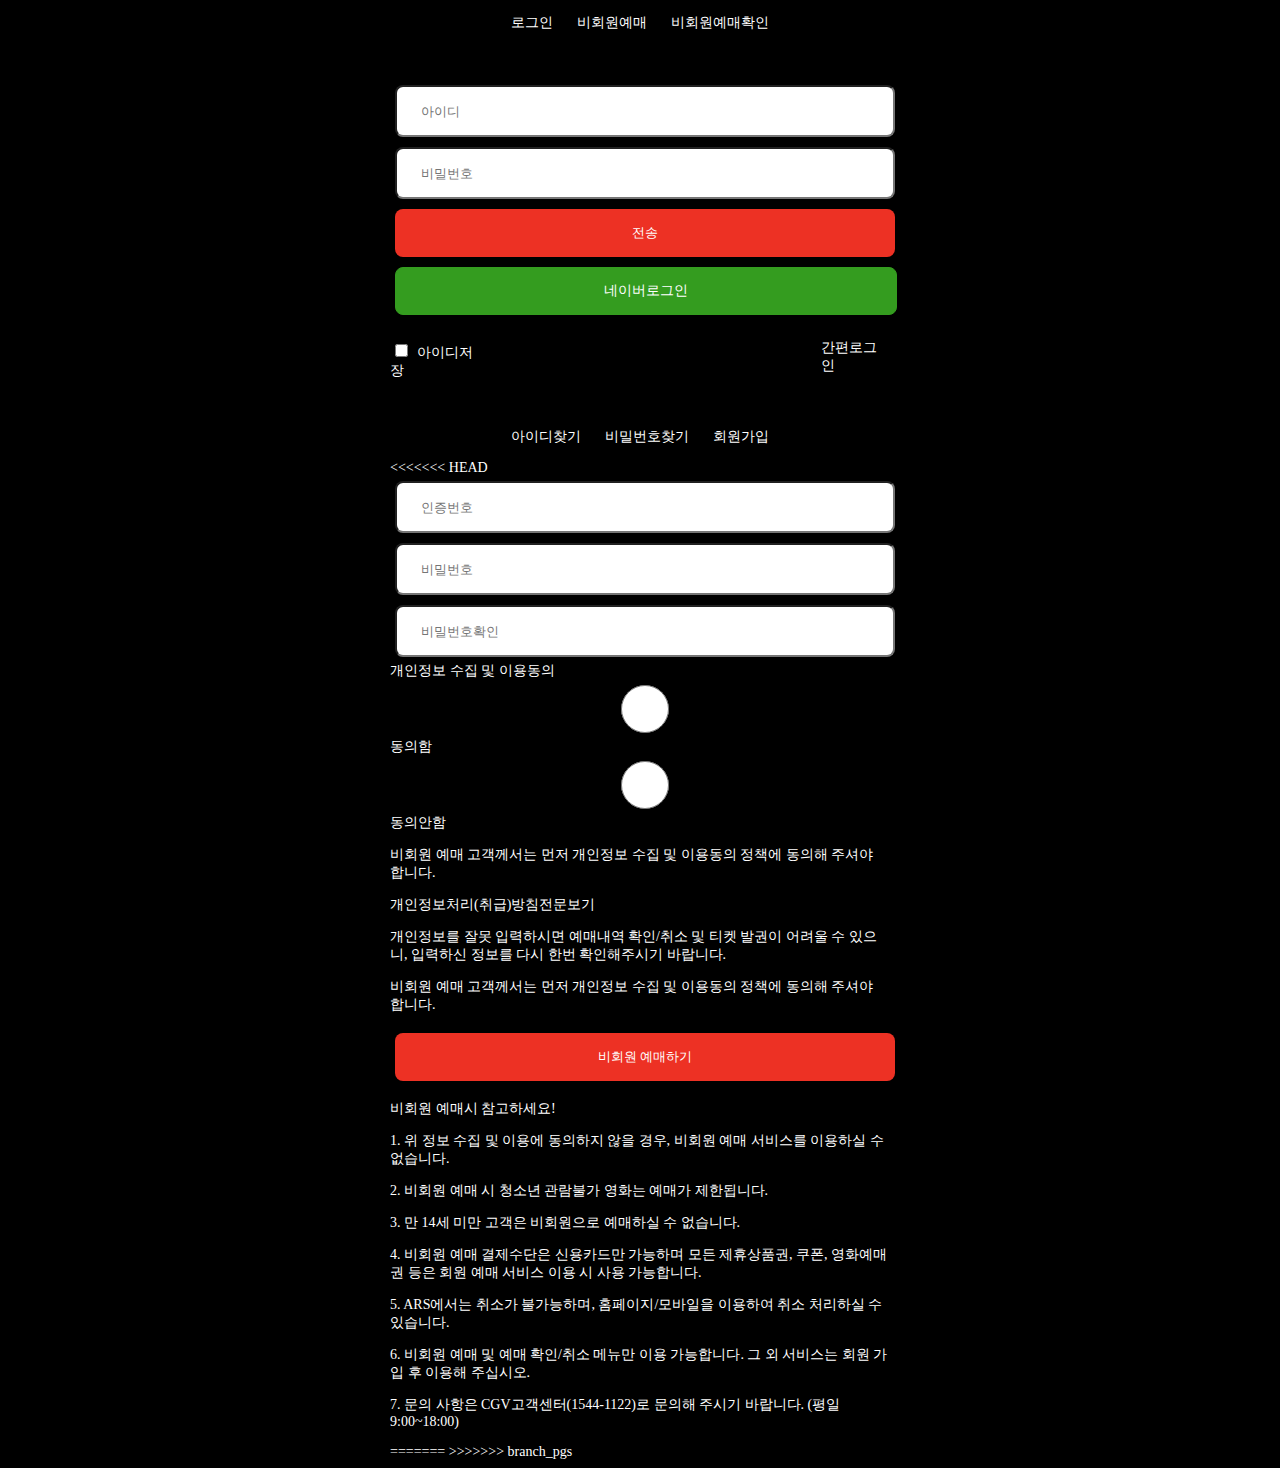
<file: login.html>
<!DOCTYPE html>
<html lang="en">
<head>
    <meta charset="UTF-8">
    <meta name="viewport" content="width=device-width, initial-scale=1.0">
    <title>Document</title>
    <style>
        body{
            background: #000;
            color:#fff;
            font-size:14px;
        }
        .one{
            width:500px;
            margin:0 auto;
        }
        li{
            list-style:none;
        }
        a{
            text-decoration:none;
            color:#fff;
        }
        .login{
            display:flex;
            gap:24px;
            padding:0;
            margin-bottom:48px;
            width:100%;
            justify-content: center;
        }
        input{
            width:500px;
            height:48px;
            border-radius:8px;
            margin:5px;
            padding:24px;
            box-sizing:border-box;
        }
        #checkbox{
            width:13px;
            height:13px;
        }
        .naver{
            display:block;
            width:500px;
            height:46px;
            background-color:#349C1F;
            border:1px #349C1F solid;
            border-radius: 8px;
            text-align: center;
            line-height: 46px;
            margin-left:5px;
            margin-top:5px;
            margin-bottom:24px;
        }
        .box{
            display:flex;
            gap:335px;
            margin-bottom:48px;
            width:100%;
        }
        .consent{
            width:13px;
            height:13px;
        }
        input[type="submit"]{
            line-height: 24px;
            vertical-align: center;
            background: #ED3124;
            border:#ED3124;
            color:#fff;
            padding:0;
        }
        .Search{
            display:flex;
            gap:24px;
            width:100%;
            justify-content: center;
            padding:0;
        }
    </style>
</head>
<body>
    <div class="one">
        <div class="tabs">
            <ul class="login">
                <li><a href="#tab1">로그인</a></li>
                <li><a href="#tab2">비회원예매</a></li>
                <li><a href="#tab3">비회원예매확인</a></li>
            </ul>
        </div>
        <div id="tab1">
            <form action="" method="POST">
                <div>
                    <label for="userid"></label>
                    <input type="text" name="userid" id="userid" placeholder="아이디" required>
                </div>
                <div>
                    <label for="password"></label>
                    <input type="password" name="password" id="password" placeholder="비밀번호" required>
                </div>
                <div>
                    <input type="submit" value="전송" class="submit">
                </div>
                <a href="#" class="naver">네이버로그인</a>
            </form>
            <div class="box">
                <div>
                    <input type="checkbox" id="checkbox">
                    <label for="checkbox">아이디저장</label>
                </div>
                <a href="#">간편로그인</a>
            </div>
            <div>
                <ul class="Search">
                    <li><a href="#">아이디찾기</a></li>
                    <li><a href="#">비밀번호찾기</a></li>
                    <li><a href="#">회원가입</a></li>
                </ul>
            </div>
<<<<<<< HEAD
            <div>
                <label for="number"></label>
                <input type="number" name="number" id="number" placeholder="인증번호" required>
            </div>
            <div>
                <label for="password"></label>
                <input type="password" name="password" id="password" placeholder="비밀번호" required>
            </div>
            <div>
                <label for="password"></label>
                <input type="password" name="password" id="password" placeholder="비밀번호확인" required>
            </div>
            <div>
                <label for="">개인정보 수집 및 이용동의</label>
                <input type="radio" name="x">동의함
                <input type="radio" name="x">동의안함
            </div>
            <div>
                <p>비회원 예매 고객께서는 먼저 개인정보 수집 및 이용동의 정책에 동의해 주셔야 합니다.</p>
                <a href="">개인정보처리(취급)방침전문보기</a>
                <p>개인정보를 잘못 입력하시면 예매내역 확인/취소 및 티켓 발권이 어려울 수 있으니, 입력하신 정보를 다시 한번 확인해주시기 바랍니다.</p>
                <p>비회원 예매 고객께서는 먼저 개인정보 수집 및 이용동의 정책에 동의해 주셔야 합니다.</p>
            </div>
            <div>
                <input type="submit" value="비회원 예매하기">
            </div>
        </form>
        <div>
            <p>비회원 예매시 참고하세요!</p>
            <p>1. 위 정보 수집 및 이용에 동의하지 않을 경우, 비회원 예매 서비스를 이용하실 수 없습니다.</p>
            <p>2. 비회원 예매 시 청소년 관람불가 영화는 예매가 제한됩니다.</p>
            <p>3. 만 14세 미만 고객은 비회원으로 예매하실 수 없습니다.</p>
            <p>4. 비회원 예매 결제수단은 신용카드만 가능하며 모든 제휴상품권, 쿠폰, 영화예매권 등은 회원 예매 서비스 이용 시 사용 가능합니다.</p>
            <p>5. ARS에서는 취소가 불가능하며, 홈페이지/모바일을 이용하여 취소 처리하실 수 있습니다.</p>
            <p>6. 비회원 예매 및 예매 확인/취소 메뉴만 이용 가능합니다. 그 외 서비스는  회원 가입 후 이용해 주십시오.</p>
            <p>7. 문의 사항은 CGV고객센터(1544-1122)로 문의해 주시기 바랍니다. (평일 9:00~18:00)</p>
=======
>>>>>>> branch_pgs
        </div>
        <div id="tab2">
            <form action="" method="POST">
                <div>
                    <label for="userid"></label>
                    <input type="text" name="userid" id="userid" placeholder="생년월일(250617)" required>
                </div>
                <div>
                    <label for="tel"></label>
                    <input type="tel" name="tel" id="tel" placeholder="휴대폰번호(01012345678)" required>
                </div>
                <div>
                    <label for="number"></label>
                    <input type="number" name="number" id="number" placeholder="인증번호" required>
                </div>
                <div>
                    <label for="password"></label>
                    <input type="password" name="password" id="password" placeholder="비밀번호" required>
                </div>
                <div>
                    <label for="password"></label>
                    <input type="password" name="password" id="password" placeholder="비밀번호확인" required>
                </div>
                <div>
                    <label for="">개인정보 수집 및 이용동의</label>
                    <input type="radio" name="consent" class="consent">동의함
                    <input type="radio" name="consent" class="consent">동의안함
                </div>
                <div>
                    <p>비회원 예매 고객께서는 먼저 개인정보 수집 및 이용동의 정책에 동의해 주셔야 합니다.</p>
                    <a href="">개인정보처리(취급)방침전문보기</a>
                    <p>개인정보를 잘못 입력하시면 예매내역 확인/취소 및 티켓 발권이 어려울 수 있으니, 입력하신 정보를 다시 한번 확인해주시기 바랍니다.</p>
                    <p>비회원 예매 고객께서는 먼저 개인정보 수집 및 이용동의 정책에 동의해 주셔야 합니다.</p>
                </div>
                <div>
                    <input type="submit" value="비회원 예매하기">
                </div>
            </form>
            <div>
                <p>비회원 예매시 참고하세요!</p>
                <p>1. 위 정보 수집 및 이용에 동의하지 않을 경우, 비회원 예매 서비스를 이용하실 수 없습니다.</p>
                <p>2. 비회원 예매 시 청소년 관람불가 영화는 예매가 제한됩니다.</p>
                <p>3. 만 14세 미만 고객은 비회원으로 예매하실 수 없습니다.</p>
                <p>4. 비회원 예매 결제수단은 신용카드만 가능하며 모든 제휴상품권, 쿠폰, 영화예매권 등은 회원 예매 서비스 이용 시 사용 가능합니다.</p>
                <p>5. ARS에서는 취소가 불가능하며, 홈페이지/모바일을 이용하여 취소 처리하실 수 있습니다.</p>
                <p>6. 비회원 예매 및 예매 확인/취소 메뉴만 이용 가능합니다. 그 외 서비스는  회원 가입 후 이용해 주십시오.</p>
                <p>7. 문의 사항은 CGV고객센터(1544-1122)로 문의해 주시기 바랍니다. (평일 9:00~18:00)</p>
            </div>
        </div>
        <div id="tab3">
                    <form action="" method="POST">
                <div>
                    <label for="userid"></label>
                    <input type="text" name="userid" id="userid" placeholder="생년월일(250617)" required>
                </div>
                <div>
                    <label for="tel"></label>
                    <input type="tel" name="tel" id="tel" placeholder="휴대폰번호(01012345678)" required>
                </div>
                <div>
                    <label for="number"></label>
                    <input type="number" name="number" id="number" placeholder="인증번호" required>
                </div>
                <div>
                    <label for="password"></label>
                    <input type="password" name="password" id="password" placeholder="비밀번호" required>
                </div>
                <div>
                    <p>비회원 예매 시, 입력한 휴대폰 번호로 SMS인증을 하면 비회원 예매 비밀번호를 찾으실 수 있습니다.</p>
                </div>
                <div>
                    <input type="submit" value="비회원 예매하기">
                </div>
                <a href="#">휴대폰 SMS인증으로 찾기</a>
            </form>
            <div>
                <p>비회원 예매시 참고하세요!</p>
                <p>1. 위 정보 수집 및 이용에 동의하지 않을 경우, 비회원 예매 서비스를 이용하실 수 없습니다.</p>
                <p>2. 비회원 예매 시 청소년 관람불가 영화는 예매가 제한됩니다.</p>
                <p>3. 만 14세 미만 고객은 비회원으로 예매하실 수 없습니다.</p>
                <p>4. 비회원 예매 결제수단은 신용카드만 가능하며 모든 제휴상품권, 쿠폰, 영화예매권 등은 회원 예매 서비스 이용 시 사용 가능합니다.</p>
                <p>5. ARS에서는 취소가 불가능하며, 홈페이지/모바일을 이용하여 취소 처리하실 수 있습니다.</p>
                <p>6. 비회원 예매 및 예매 확인/취소 메뉴만 이용 가능합니다. 그 외 서비스는  회원 가입 후 이용해 주십시오.</p>
                <p>7. 문의 사항은 CGV고객센터(1544-1122)로 문의해 주시기 바랍니다. (평일 9:00~18:00)</p>
            </div>
        </div>
    </div>
    <script>
        const tabs = document.querySelectorAll('ul li a');
        const contents = document.querySelectorAll('div[id^="tab"]');

        tabs.forEach(tab => {
            tab.addEventListener('click', function(e) {
            e.preventDefault();  // 새로고침/페이지 이동 막기

            contents.forEach(content => content.style.display = 'none');

            const targetId = this.getAttribute('href').substring(1); // # 제거
            const target = document.getElementById(targetId);
            if (target) target.style.display = 'block';
            });
        });

        // 초기 탭 설정 (첫 번째 탭만 보이게)
        contents.forEach((content, i) => content.style.display = i === 0 ? 'block' : 'none');
</script>
</body>
</html>
</file>
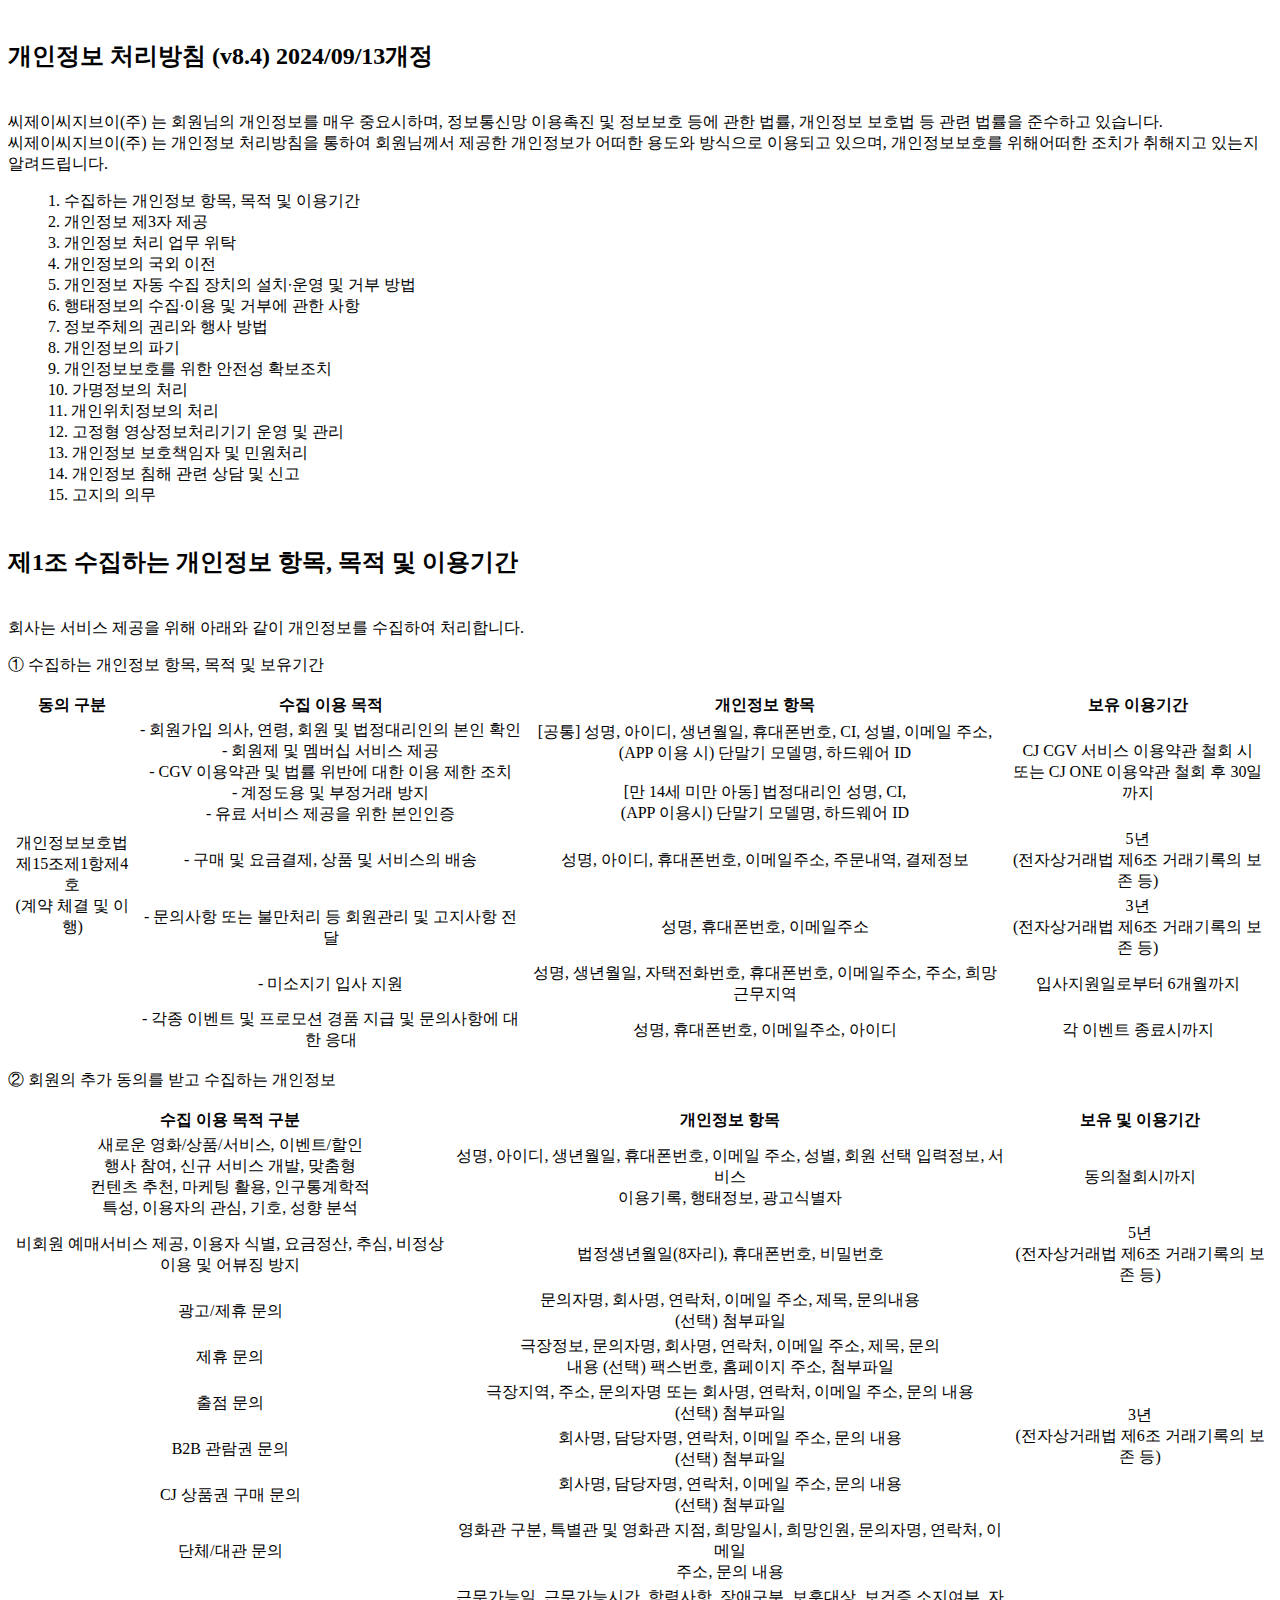
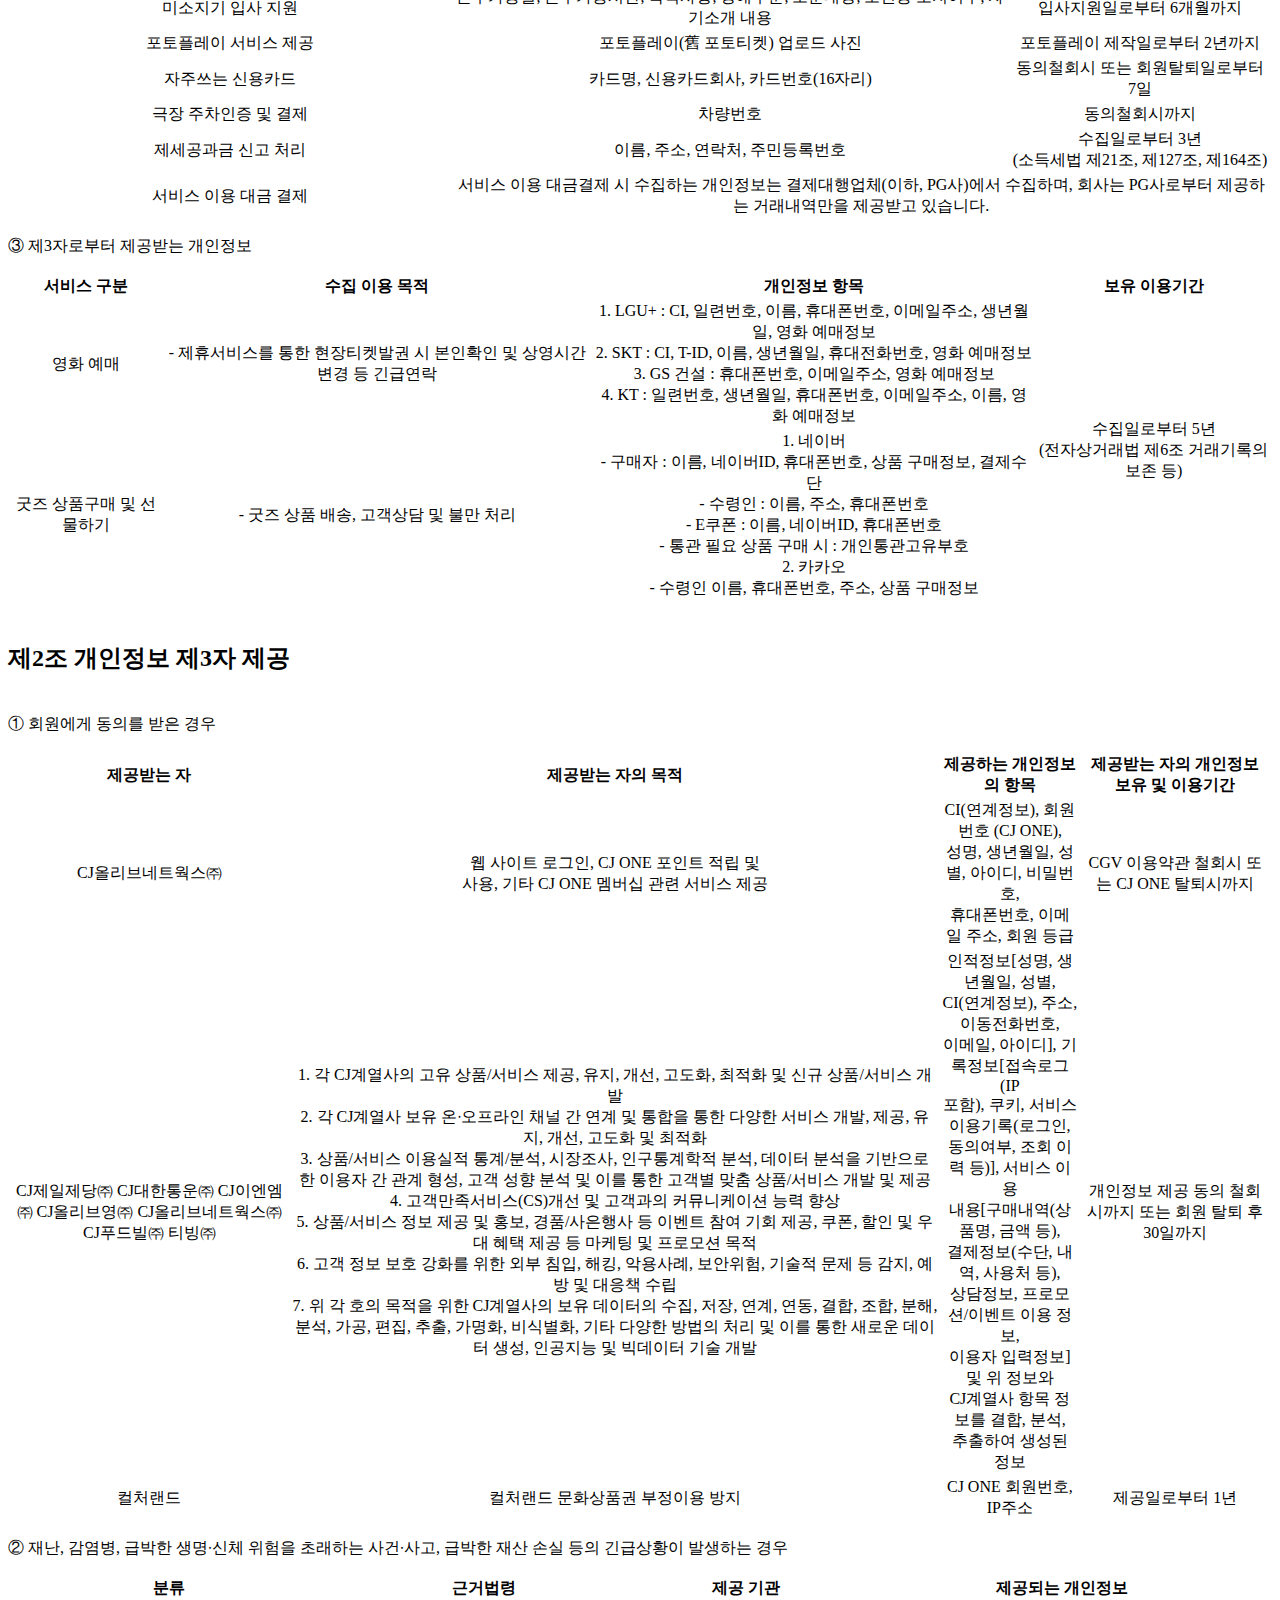
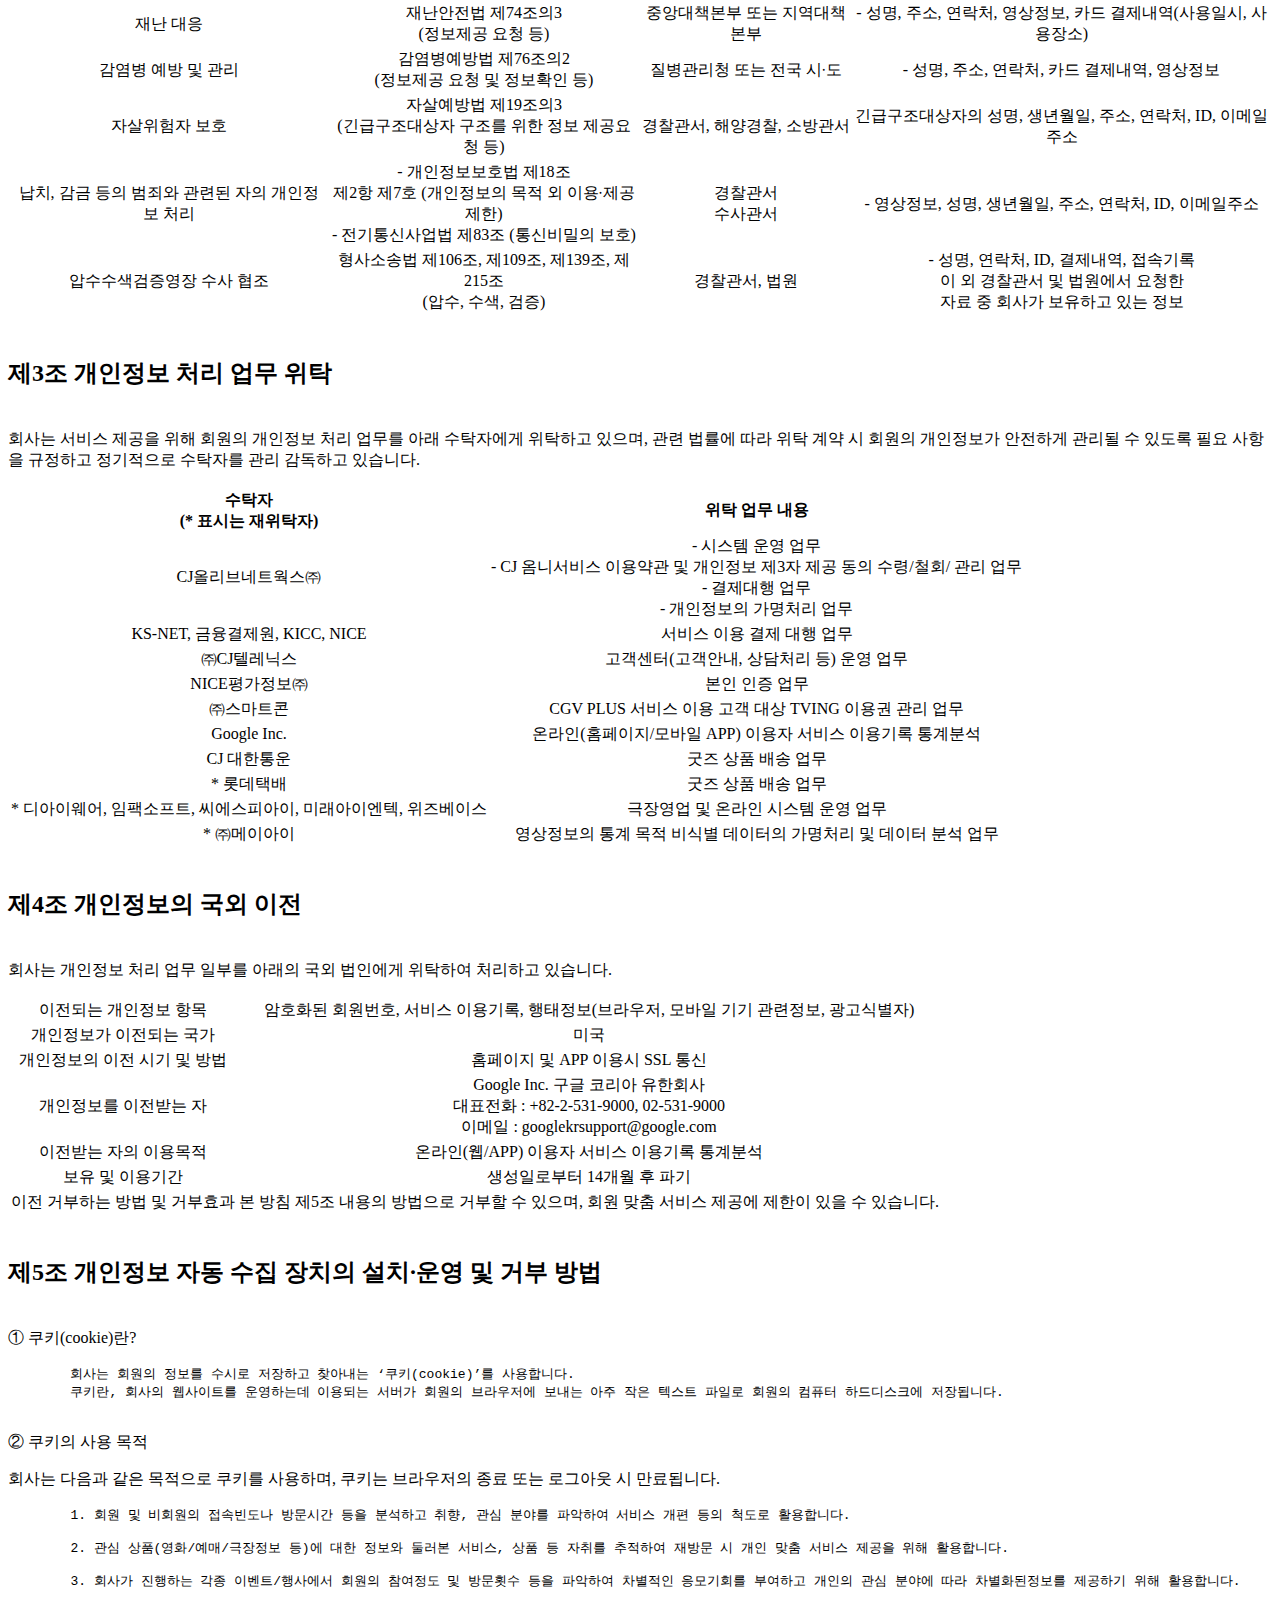
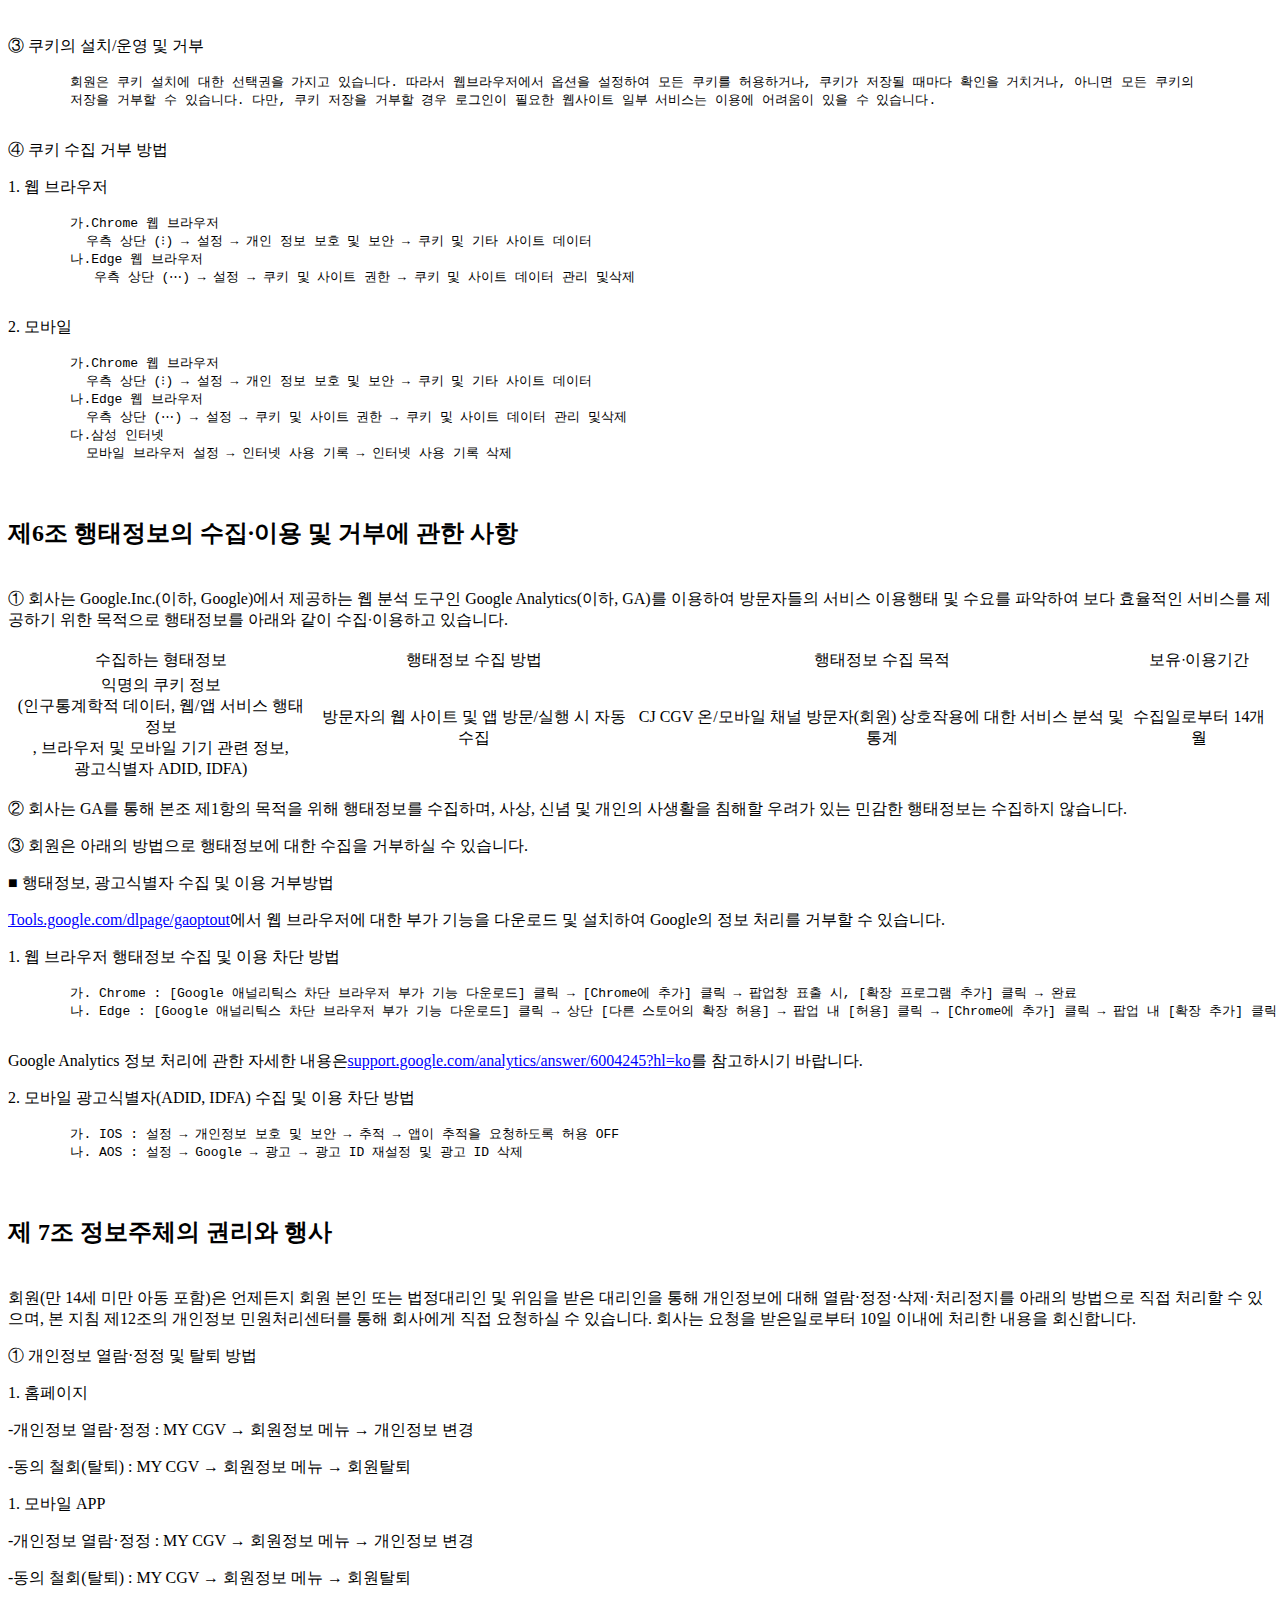
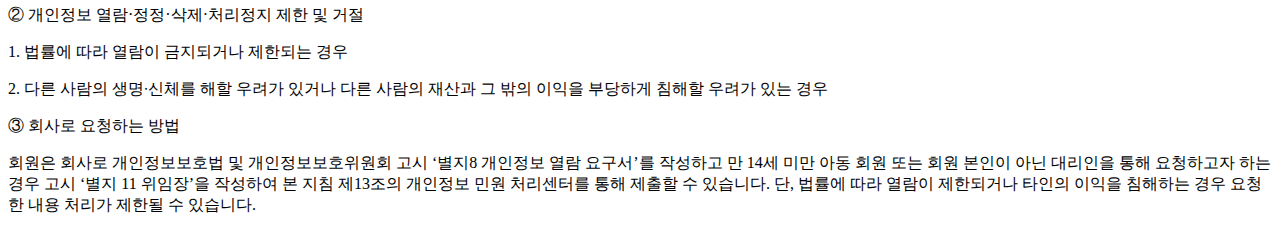
<file: policy.html>
<!DOCTYPE html>
<html lang="en">
<head>
  <meta charset="UTF-8">
  <meta name="viewport" content="width=device-width, initial-scale=1.0">
  <title>개인정보처리방침</title>
  <link href="https://cdn.jsdelivr.net/npm/bootstrap@5.3.7/dist/css/bootstrap.min.css" rel="stylesheet" integrity="sha384-LN+7fdVzj6u52u30Kp6M/trliBMCMKTyK833zpbD+pXdCLuTusPj697FH4R/5mcr" crossorigin="anonymous">
  <style>
      .table{
          text-align: center;
      }
      li{
        list-style: none;
      }
      a{
        color:#000;
        text-decoration: none;
      }
      .site{
        color:blue;
        text-decoration: underline;
      }
      h5{
        font-size: 24px;
        font-weight: bold;
      }
  </style>
</head>
<body>
<div class="container">
    <div>
      <h5>개인정보 처리방침 (v8.4) 2024/09/13개정</h5>
    </div>
  <div>
      <p>
      씨제이씨지브이(주) 는 회원님의 개인정보를 매우 중요시하며, 정보통신망 이용촉진 및 정보보호 등에 관한 법률,
      개인정보 보호법 등 관련 법률을 준수하고 있습니다.<br>
      씨제이씨지브이(주) 는 개인정보 처리방침을 통하여 회원님께서 제공한 개인정보가 어떠한 용도와 방식으로 이용되고 있으며,
      개인정보보호를 위해어떠한 조치가 취해지고 있는지 알려드립니다.
      <p>
  </div>
  <div>
      <ul>
          <li><a href="#tab1">1. 수집하는 개인정보 항목, 목적 및 이용기간</a></li>
          <li><a href="#tab2">2. 개인정보 제3자 제공</a></li>
          <li><a href="#tab3">3. 개인정보 처리 업무 위탁</a></li>
          <li><a href="#tab4">4. 개인정보의 국외 이전</a></li>
          <li><a href="#tab5">5. 개인정보 자동 수집 장치의 설치∙운영 및 거부 방법</a></li>
          <li><a href="#tab6">6. 행태정보의 수집∙이용 및 거부에 관한 사항</a></li>
          <li><a href="#tab7">7. 정보주체의 권리와 행사 방법</a></li>
          <li><a href="">8. 개인정보의 파기</a></li>
          <li><a href="">9. 개인정보보호를 위한 안전성 확보조치</a></li>
          <li><a href="">10. 가명정보의 처리</a></li>
          <li><a href="">11. 개인위치정보의 처리</a></li>
          <li><a href="">12. 고정형 영상정보처리기기 운영 및 관리</a></li>
          <li><a href="">13. 개인정보 보호책임자 및 민원처리</a></li>
          <li><a href="">14. 개인정보 침해 관련 상담 및 신고</a></li>
          <li><a href="">15. 고지의 의무</a></li>
      </ul>
  </div>
  <div>
      <h5>제1조 수집하는 개인정보 항목, 목적 및 이용기간</h5>
      <p>회사는 서비스 제공을 위해 아래와 같이 개인정보를 수집하여 처리합니다.</p>
      <p>&#9312; 수집하는 개인정보 항목, 목적 및 보유기간</p>
  </div>
  <div id="tab1">
      <table class="table table-bordered border-primary">
          <thead>
              <tr>
              <th>동의 구분</th>
              <th>수집 이용 목적</th>
              <th>개인정보 항목</th>
              <th>보유 이용기간</th>
              </tr>
          </thead>
          <tbody>
              <tr>
              <td rowspan="5">개인정보보호법<br>제15조제1항제4호<br>(계약 체결 및 이행)</td>
              <td>
                  - 회원가입 의사, 연령, 회원 및 법정대리인의 본인 확인<br>
                  - 회원제 및 멤버십 서비스 제공<br>
                  - CGV 이용약관 및 법률 위반에 대한 이용 제한 조치<br>
                  - 계정도용 및 부정거래 방지<br>
                  - 유료 서비스 제공을 위한 본인인증
              </td>
              <td>
                  [공통] 성명, 아이디, 생년월일, 휴대폰번호, CI, 성별, 이메일 주소,<br>
                  (APP 이용 시) 단말기 모델명, 하드웨어 ID<br><br>
                  [만 14세 미만 아동] 법정대리인 성명, CI,<br>
                  (APP 이용시) 단말기 모델명, 하드웨어 ID
              </td>
              <td>
                  CJ CGV 서비스 이용약관 철회 시<br>
                  또는 CJ ONE 이용약관 철회 후 30일까지
              </td>
              </tr>
              <tr>
              <td>- 구매 및 요금결제, 상품 및 서비스의 배송</td>
              <td>성명, 아이디, 휴대폰번호, 이메일주소, 주문내역, 결제정보</td>
              <td>5년<br>(전자상거래법 제6조 거래기록의 보존 등)</td>
              </tr>
              <tr>
              <td>- 문의사항 또는 불만처리 등 회원관리 및 고지사항 전달</td>
              <td>성명, 휴대폰번호, 이메일주소</td>
              <td>3년<br>(전자상거래법 제6조 거래기록의 보존 등)</td>
              </tr>
              <tr>
              <td>- 미소지기 입사 지원</td>
              <td>성명, 생년월일, 자택전화번호, 휴대폰번호, 이메일주소, 주소, 희망근무지역</td>
              <td>입사지원일로부터 6개월까지</td>
              </tr>
              <tr>
              <td>- 각종 이벤트 및 프로모션 경품 지급 및 문의사항에 대한 응대</td>
              <td>성명, 휴대폰번호, 이메일주소, 아이디</td>
              <td>각 이벤트 종료시까지</td>
              </tr>
          </tbody>
      </table>
  </div>
  <div id="tab2">
      <p>&#9313; 회원의 추가 동의를 받고 수집하는 개인정보</p>
              <table class="table table-bordered border-primary">
          <thead>
              <tr>
              <th>수집 이용 목적 구분</th>
              <th>개인정보 항목</th>
              <th>보유 및 이용기간</th>
              </tr>
          </thead>
          <tbody>
              <tr>
              <td>
                  새로운 영화/상품/서비스, 이벤트/할인<br> 행사 참여, 신규 서비스 개발, 맞춤형<br> 컨텐츠 추천, 마케팅 활용, 인구통계학적<br> 특성, 이용자의 관심, 기호, 성향 분석
              </td>
              <td>
                  성명, 아이디, 생년월일, 휴대폰번호, 이메일 주소, 성별, 회원 선택 입력정보, 서비스<br> 이용기록, 행태정보, 광고식별자
              </td>
              <td>
                동의철회시까지
              </td>
              </tr>
              <tr>
              <td>비회원 예매서비스 제공, 이용자 식별, 요금정산, 추심, 비정상 이용 및 어뷰징 방지</td>
              <td>
                  법정생년월일(8자리), 휴대폰번호, 비밀번호
              </td>
              <td>5년<br>(전자상거래법 제6조 거래기록의 보존 등)</td>
              </tr>
              <tr>
              <td>광고/제휴 문의</td>
              <td>
                  문의자명, 회사명, 연락처, 이메일 주소, 제목, 문의내용<br> (선택) 첨부파일
              </td>
              <td rowspan="6">3년<br>(전자상거래법 제6조 거래기록의 보존 등)</td>
              </tr>
              <tr>
              <td>제휴 문의</td>
              <td>
                  극장정보, 문의자명, 회사명, 연락처, 이메일 주소, 제목, 문의<br> 내용 (선택) 팩스번호, 홈페이지 주소, 첨부파일
              </td>
              </tr>
              <tr>
              <td>출점 문의</td>
              <td>
                  극장지역, 주소, 문의자명 또는 회사명, 연락처, 이메일 주소, 문의 내용<br> (선택) 첨부파일
              </td>
              </tr>
              <tr>
              <td>B2B 관람권 문의</td>
              <td>
                  회사명, 담당자명, 연락처, 이메일 주소, 문의 내용<br> (선택) 첨부파일
              </td>
              </tr>
              <tr>
              <td>CJ 상품권 구매 문의</td>
              <td>
                  회사명, 담당자명, 연락처, 이메일 주소, 문의 내용<br> (선택) 첨부파일
              </td>
              </tr>
              <tr>
              <td>단체/대관 문의</td>
              <td>
                  영화관 구분, 특별관 및 영화관 지점, 희망일시, 희망인원, 문의자명, 연락처, 이메일<br> 주소, 문의 내용
              </td>
              </tr>
              <tr>
              <td>미소지기 입사 지원</td>
              <td>
                  근무가능일, 근무가능시간, 학력사항, 장애구분, 보훈대상, 보건증 소지여부, 자기소개 내용
              </td>
              <td>
                  입사지원일로부터 6개월까지
              </td>
              </tr>
              <tr>
              <td>포토플레이 서비스 제공</td>
              <td>
                  포토플레이(舊 포토티켓) 업로드 사진
              </td>
              <td>
                  포토플레이 제작일로부터 2년까지
              </td>
              </tr>
              <tr>
              <td>자주쓰는 신용카드</td>
              <td>
                  카드명, 신용카드회사, 카드번호(16자리)
              </td>
              <td>
                  동의철회시 또는 회원탈퇴일로부터 7일
              </td>
              </tr>
              <tr>
              <td>극장 주차인증 및 결제</td>
              <td>
                  차량번호
              </td>
              <td>
                  동의철회시까지
              </td>
              </tr>
              <tr>
              <td>제세공과금 신고 처리</td>
              <td>
                  이름, 주소, 연락처, 주민등록번호
              </td>
              <td>
                  수집일로부터 3년<br>(소득세법 제21조, 제127조, 제164조)
              </td>
              </tr>
              <tr>
              <td>서비스 이용 대금 결제</td>
              <td colspan="2">
                  서비스 이용 대금결제 시 수집하는 개인정보는 결제대행업체(이하, PG사)에서 수집하며, 회사는 PG사로부터 제공하는 거래내역만을 제공받고 있습니다.
              </td>
              </tr>
          </tbody>
      </table>
  </div>
  <div id="tab3">
      <p>&#9314; 제3자로부터 제공받는 개인정보</p>
              <table class="table table-bordered border-primary">
          <thead>
              <tr>
                <th>서비스 구분</th>
                <th>수집 이용 목적</th>
                <th>개인정보 항목</th>
                <th>보유 이용기간</th>
              </tr>
          </thead>
          <tbody>
            <tr>
              <td>영화 예매</td>
              <td>- 제휴서비스를 통한 현장티켓발권 시 본인확인 및 상영시간 변경 등 긴급연락</td>
              <td>
                1. LGU+ : CI, 일련번호, 이름, 휴대폰번호, 이메일주소, 생년월일, 영화 예매정보<br>
                2. SKT : CI, T-ID, 이름, 생년월일, 휴대전화번호, 영화 예매정보<br>
                3. GS 건설 : 휴대폰번호, 이메일주소, 영화 예매정보<br>
                4. KT : 일련번호, 생년월일, 휴대폰번호, 이메일주소, 이름, 영화 예매정보
              </td>
              <td rowspan="2">
                수집일로부터 5년<br>(전자상거래법 제6조 거래기록의 보존 등)
              </td>
            </tr>
            <tr>
              <td>
                굿즈 상품구매 및 선물하기
              </td>
              <td>- 굿즈 상품 배송, 고객상담 및 불만 처리</td>
              <td>
                	1. 네이버<br>
                  - 구매자 : 이름, 네이버ID, 휴대폰번호, 상품 구매정보, 결제수단<br>
                  - 수령인 : 이름, 주소, 휴대폰번호<br>
                  - E쿠폰 : 이름, 네이버ID, 휴대폰번호<br>
                  - 통관 필요 상품 구매 시 : 개인통관고유부호<br>
                  2. 카카오<br>
                  - 수령인 이름, 휴대폰번호, 주소, 상품 구매정보<br>
              </td>
            </tr>
            
          </tbody>
      </table>
  </div>
  <div id="tab4">
      <h5>제2조 개인정보 제3자 제공</h5>
      <p>&#9312; 회원에게 동의를 받은 경우</p>
        <table class="table table-bordered border-primary">
          <thead>
              <tr>
                <th>제공받는 자</th>
                <th>제공받는 자의 목적</th>
                <th>제공하는 개인정보의 항목</th>
                <th>제공받는 자의 개인정보 보유 및 이용기간</th>
              </tr>
          </thead>
          <tbody>
            <tr>
              <td>CJ올리브네트웍스㈜</td>
              <td>
                	웹 사이트 로그인, CJ ONE 포인트 적립 및<br> 사용, 기타 CJ ONE 멤버십 관련 서비스 제공
              </td>
              <td>
                CI(연계정보), 회원번호 (CJ ONE),<br> 성명, 생년월일, 성별, 아이디, 비밀번호,<br> 휴대폰번호, 이메일 주소, 회원 등급
              </td>
              <td>
                CGV 이용약관 철회시 또는 CJ ONE 탈퇴시까지
              </td>
            </tr>
            <tr>
              <td>
                CJ제일제당㈜
                CJ대한통운㈜
                CJ이엔엠㈜
                CJ올리브영㈜
                CJ올리브네트웍스㈜
                CJ푸드빌㈜
                티빙㈜
              </td>
              <td>
                1. 각 CJ계열사의 고유 상품/서비스 제공, 유지, 개선, 고도화, 최적화 및 신규 상품/서비스 개발<br>
                2. 각 CJ계열사 보유 온∙오프라인 채널 간 연계 및 통합을 통한 다양한 서비스 개발, 제공, 유지, 개선, 고도화 및 최적화<br>
                3. 상품/서비스 이용실적 통계/분석, 시장조사, 인구통계학적 분석, 데이터 분석을 기반으로 한 이용자 간 관계 형성, 고객 성향 분석 및 이를 통한 고객별 맞춤 상품/서비스 개발 및 제공<br>
                4. 고객만족서비스(CS)개선 및 고객과의 커뮤니케이션 능력 향상<br>
                5. 상품/서비스 정보 제공 및 홍보, 경품/사은행사 등 이벤트 참여 기회 제공, 쿠폰, 할인 및 우대 혜택 제공 등 마케팅 및 프로모션 목적<br>
                6. 고객 정보 보호 강화를 위한 외부 침입, 해킹, 악용사례, 보안위험, 기술적 문제 등 감지, 예방 및 대응책 수립<br>
                7. 위 각 호의 목적을 위한 CJ계열사의 보유 데이터의 수집, 저장, 연계, 연동, 결합, 조합, 분해, 분석, 가공, 편집, 추출, 가명화, 비식별화, 기타 다양한 방법의 처리 및 이를 통한 새로운 데이터 생성, 인공지능 및 빅데이터 기술 개발
              </td>
              <td>
                인적정보[성명, 생년월일, 성별,<br> CI(연계정보), 주소, 이동전화번호,<br> 이메일, 아이디], 기록정보[접속로그(IP<br> 포함), 쿠키, 서비스 이용기록(로그인,<br> 동의여부, 조회 이력 등)], 서비스 이용<br> 내용[구매내역(상품명, 금액 등),<br> 결제정보(수단, 내역, 사용처 등),<br> 상담정보, 프로모션/이벤트 이용 정보,<br> 이용자 입력정보] 및 위 정보와<br> CJ계열사 항목 정보를 결합, 분석,<br> 추출하여 생성된 정보
              </td>
              <td>
                개인정보 제공 동의 철회 시까지 또는 회원 탈퇴 후 30일까지
              </td>
            </tr>
            <tr>
              <td>
                컬처랜드
              </td>
              <td>
                컬처랜드 문화상품권 부정이용 방지
              </td>
              <td>
                CJ ONE 회원번호, IP주소
              </td>
              <td>
                	제공일로부터 1년
              </td>
            </tr>
          </tbody>
      </table>
  </div>
  <div id="tab5">
      <p>&#9313; 재난, 감염병, 급박한 생명∙신체 위험을 초래하는 사건∙사고, 급박한 재산 손실 등의 긴급상황이 발생하는 경우</p>
        <table class="table table-bordered border-primary">
          <thead>
              <tr>
                <th>분류</th>
                <th>근거법령</th>
                <th>제공 기관</th>
                <th>제공되는 개인정보</th>
              </tr>
          </thead>
          <tbody>
            <tr>
              <td>재난 대응</td>
              <td>
                	재난안전법 제74조의3<br>(정보제공 요청 등)
              </td>
              <td>
                중앙대책본부 또는 지역대책본부
              </td>
              <td>
                - 성명, 주소, 연락처, 영상정보, 카드 결제내역(사용일시, 사용장소)
              </td>
            </tr>
            <tr>
              <td>
                감염병 예방 및 관리
              </td>
              <td>
                감염병예방법 제76조의2<br>(정보제공 요청 및 정보확인 등)
              </td>
              <td>
                질병관리청 또는 전국 시∙도
              </td>
              <td>
                - 성명, 주소, 연락처, 카드 결제내역, 영상정보
              </td>
            </tr>
            <tr>
              <td>
                자살위험자 보호
              </td>
              <td>
                자살예방법 제19조의3<br>(긴급구조대상자 구조를 위한 정보 제공요청 등)
              </td>
              <td>
                경찰관서, 해양경찰, 소방관서
              </td>
              <td>
                긴급구조대상자의 성명, 생년월일, 주소, 연락처, ID, 이메일주소
              </td>
            </tr>
            <tr>
              <td>
                납치, 감금 등의 범죄와 관련된 자의 개인정보 처리
              </td>
              <td>
                - 개인정보보호법 제18조<br>
                제2항 제7호 (개인정보의 목적 외 이용∙제공 제한)<br>
                - 전기통신사업법 제83조
                (통신비밀의 보호)
              </td>
              <td>
                경찰관서 <br>수사관서
              </td>
              <td>
                - 영상정보, 성명, 생년월일, 주소, 연락처, ID, 이메일주소
              </td>
            </tr>
            <tr>
              <td>
                압수수색검증영장 수사 협조
              </td>
              <td>
                형사소송법 제106조, 제109조, 제139조, 제215조<br>(압수, 수색, 검증)
              </td>
              <td>
                경찰관서, 법원
              </td>
              <td>
                - 성명, 연락처, ID, 결제내역, 접속기록<br> 이 외 경찰관서 및 법원에서 요청한<br> 자료 중 회사가 보유하고 있는 정보
              </td>
            </tr>
          </tbody>
      </table>
  </div>
  <div id="tab6">
    <h5>제3조 개인정보 처리 업무 위탁</h5>
      <p>회사는 서비스 제공을 위해 회원의 개인정보 처리 업무를 아래 수탁자에게 위탁하고 있으며, 관련 법률에 따라 위탁 계약 시 회원의 개인정보가 안전하게 관리될 수 있도록 필요 사항을 규정하고 정기적으로 수탁자를 관리 감독하고 있습니다.</p>
        <table class="table table-bordered border-primary">
          <thead>
              <tr>
                <th>수탁자<br>(* 표시는 재위탁자)</th>
                <th>위탁 업무 내용</th>
              </tr>
          </thead>
          <tbody>
            <tr>
              <td>CJ올리브네트웍스㈜</td>
              <td>
                	- 시스템 운영 업무<br>
                  - CJ 옴니서비스 이용약관 및 개인정보 제3자 제공 동의 수령/철회/ 관리 업무<br>
                  - 결제대행 업무<br>
                  - 개인정보의 가명처리 업무<br>
              </td>
            </tr>
            <tr>
              <td>
                KS-NET, 금융결제원, KICC, NICE
              </td>
              <td>
                서비스 이용 결제 대행 업무
              </td>
            </tr>
            <tr>
              <td>
                ㈜CJ텔레닉스
              </td>
              <td>
                고객센터(고객안내, 상담처리 등) 운영 업무
              </td>
            </tr>
            <tr>
              <td>
                NICE평가정보㈜
              </td>
              <td>
                본인 인증 업무
              </td>
            </tr>
            <tr>
              <td>
                ㈜스마트콘
              </td>
              <td>
                CGV PLUS 서비스 이용 고객 대상 TVING 이용권 관리 업무
              </td>
            </tr>
            <tr>
              <td>
                Google Inc.
              </td>
              <td>
                온라인(홈페이지/모바일 APP) 이용자 서비스 이용기록 통계분석
              </td>
            </tr>
            <tr>
              <td>
                CJ 대한통운
              </td>
              <td>
                굿즈 상품 배송 업무
              </td>
            </tr>
            <tr>
              <td>
                * 롯데택배
              </td>
              <td>
                굿즈 상품 배송 업무
              </td>
            </tr>
            <tr>
              <td>
                * 디아이웨어, 임팩소프트, 씨에스피아이, 미래아이엔텍, 위즈베이스
              </td>
              <td>
                극장영업 및 온라인 시스템 운영 업무
              </td>
            </tr>
            <tr>
              <td>
                * ㈜메이아이
              </td>
              <td>
                영상정보의 통계 목적 비식별 데이터의 가명처리 및 데이터 분석 업무
              </td>
            </tr>
          </tbody>
      </table>
  </div>
  <div id="tab7">
    <h5>제4조 개인정보의 국외 이전</h5>
      <p>회사는 개인정보 처리 업무 일부를 아래의 국외 법인에게 위탁하여 처리하고 있습니다.</p>
        <table class="table table-bordered border-primary">
          <tbody>
            <tr>
              <td>이전되는 개인정보 항목</td>
              <td>
                암호화된 회원번호, 서비스 이용기록, 행태정보(브라우저, 모바일 기기 관련정보, 광고식별자)
              </td>
            </tr>
            <tr>
              <td>
                개인정보가 이전되는 국가
              </td>
              <td>
                미국
              </td>
            </tr>
            <tr>
              <td>
                개인정보의 이전 시기 및 방법
              </td>
              <td>
                홈페이지 및 APP 이용시 SSL 통신
              </td>
            </tr>
            <tr>
              <td>
                개인정보를 이전받는 자
              </td>
              <td>
                Google Inc. 구글 코리아 유한회사<br>
                대표전화 : +82-2-531-9000, 02-531-9000<br>
                이메일 : googlekrsupport@google.com<br>
              </td>
            </tr>
            <tr>
              <td>
                이전받는 자의 이용목적
              </td>
              <td>
                온라인(웹/APP) 이용자 서비스 이용기록 통계분석
              </td>
            </tr>
            <tr>
              <td>
                보유 및 이용기간
              </td>
              <td>
                생성일로부터 14개월 후 파기
              </td>
            </tr>
            <tr>
              <td>
                이전 거부하는 방법 및 거부효과
              </td>
              <td>
                본 방침 제5조 내용의 방법으로 거부할 수 있으며, 회원 맞춤 서비스 제공에 제한이 있을 수 있습니다.
              </td>
            </tr>
          </tbody>
      </table>
  </div>
  <div id="tab8">
    <div>
      <h5>제5조 개인정보 자동 수집 장치의 설치∙운영 및 거부 방법</h5>
      <p>	&#9312; 쿠키(cookie)란?</p>
      <pre>
        회사는 회원의 정보를 수시로 저장하고 찾아내는 ‘쿠키(cookie)’를 사용합니다. 
        쿠키란, 회사의 웹사이트를 운영하는데 이용되는 서버가 회원의 브라우저에 보내는 아주 작은 텍스트 파일로 회원의 컴퓨터 하드디스크에 저장됩니다.
      </pre>
    </div>
    <div>
      <p>	&#9313; 쿠키의 사용 목적</p>
      <p>회사는 다음과 같은 목적으로 쿠키를 사용하며, 쿠키는 브라우저의 종료 또는 로그아웃 시 만료됩니다.</p>
      <pre>
        1. 회원 및 비회원의 접속빈도나 방문시간 등을 분석하고 취향, 관심 분야를 파악하여 서비스 개편 등의 척도로 활용합니다.<br>
        2. 관심 상품(영화/예매/극장정보 등)에 대한 정보와 둘러본 서비스, 상품 등 자취를 추적하여 재방문 시 개인 맞춤 서비스 제공을 위해 활용합니다.<br>
        3. 회사가 진행하는 각종 이벤트/행사에서 회원의 참여정도 및 방문횟수 등을 파악하여 차별적인 응모기회를 부여하고 개인의 관심 분야에 따라 차별화된정보를 제공하기 위해 활용합니다.<br>
      </pre>
    </div>
    <div>
      <p>	&#9314; 쿠키의 설치/운영 및 거부</p>
      <pre>
        회원은 쿠키 설치에 대한 선택권을 가지고 있습니다. 따라서 웹브라우저에서 옵션을 설정하여 모든 쿠키를 허용하거나, 쿠키가 저장될 때마다 확인을 거치거나, 아니면 모든 쿠키의
        저장을 거부할 수 있습니다. 다만, 쿠키 저장을 거부할 경우 로그인이 필요한 웹사이트 일부 서비스는 이용에 어려움이 있을 수 있습니다.
      </pre>
    </div>
    <div>
      <p>	&#9315; 쿠키 수집 거부 방법</p>
      <p>1. 웹 브라우저</p>
      <pre>
        가.Chrome 웹 브라우저
          우측 상단 (⁝) → 설정 → 개인 정보 보호 및 보안 → 쿠키 및 기타 사이트 데이터
        나.Edge 웹 브라우저
           우측 상단 (⋯) → 설정 → 쿠키 및 사이트 권한 → 쿠키 및 사이트 데이터 관리 및삭제
      </pre>
      <p>2. 모바일</p>
            <pre>
        가.Chrome 웹 브라우저
          우측 상단 (⁝) → 설정 → 개인 정보 보호 및 보안 → 쿠키 및 기타 사이트 데이터
        나.Edge 웹 브라우저
          우측 상단 (⋯) → 설정 → 쿠키 및 사이트 권한 → 쿠키 및 사이트 데이터 관리 및삭제
        다.삼성 인터넷
          모바일 브라우저 설정 → 인터넷 사용 기록 → 인터넷 사용 기록 삭제
      </pre>
    </div>
  </div>
  <div id="tab9">
    <div>
      <h5>제6조 행태정보의 수집∙이용 및 거부에 관한 사항</h5>
      <p>	&#9312; 회사는 Google.Inc.(이하, Google)에서 제공하는 웹 분석 도구인 Google Analytics(이하, GA)를 이용하여 방문자들의 서비스 이용행태 및 수요를 파악하여 보다 효율적인 서비스를 제공하기 위한 목적으로 행태정보를 아래와 같이 수집∙이용하고 있습니다.</p>
    </div>
    <table class="table table-bordered border-primary">
      <thead>
        <tr>
          <td>수집하는 형태정보</td>
          <td>행태정보 수집 방법</td>
          <td>행태정보 수집 목적</td>
          <td>보유∙이용기간</td>
        </tr>
      </thead>
      <tbody>
        <tr>
          <td>
            익명의 쿠키 정보<br> (인구통계학적 데이터, 웹/앱 서비스 행태정보<br>, 브라우저 및 모바일 기기 관련 정보,<br> 광고식별자 ADID, IDFA)
          </td>
          <td>
            방문자의 웹 사이트 및 앱 방문/실행 시 자동 수집
          </td>
          <td>
            CJ CGV 온/모바일 채널 방문자(회원) 상호작용에 대한 서비스 분석 및 통계
          </td>
          <td>
            수집일로부터 14개월
          </td>
        </tr>
      </tbody>
    </table>
      <div>
      <p>	&#9313; 회사는 GA를 통해 본조 제1항의 목적을 위해 행태정보를 수집하며, 사상, 신념 및 개인의 사생활을 침해할 우려가 있는 민감한 행태정보는 수집하지 않습니다.</p>
      <p>	&#9314; 회원은 아래의 방법으로 행태정보에 대한 수집을 거부하실 수 있습니다.</p>
      <p>&#9632; 행태정보, 광고식별자 수집 및 이용 거부방법</p>
    </div>
    <div>
      <p><a href="" class="site">Tools.google.com/dlpage/gaoptout</a>에서 웹 브라우저에 대한 부가 기능을 다운로드 및 설치하여 Google의 정보 처리를 거부할 수 있습니다.</p>
      <p>1. 웹 브라우저 행태정보 수집 및 이용 차단 방법</p>
      <pre>
        가. Chrome : [Google 애널리틱스 차단 브라우저 부가 기능 다운로드] 클릭 → [Chrome에 추가] 클릭 → 팝업창 표출 시, [확장 프로그램 추가] 클릭 → 완료
        나. Edge : [Google 애널리틱스 차단 브라우저 부가 기능 다운로드] 클릭 → 상단 [다른 스토어의 확장 허용] → 팝업 내 [허용] 클릭 → [Chrome에 추가] 클릭 → 팝업 내 [확장 추가] 클릭 → 완료
      </pre>
    </div>
    <div>
      <p>Google Analytics 정보 처리에 관한 자세한 내용은<a href="" class="site">support.google.com/analytics/answer/6004245?hl=ko</a>를 참고하시기 바랍니다.</p>
      <p>2. 모바일 광고식별자(ADID, IDFA) 수집 및 이용 차단 방법</p>
      <pre>
        가. IOS : 설정 → 개인정보 보호 및 보안 → 추적 → 앱이 추적을 요청하도록 허용 OFF
        나. AOS : 설정 → Google → 광고 → 광고 ID 재설정 및 광고 ID 삭제
      </pre>
    </div>
  </div>
<div id="tab10">
  <h5>제 7조 정보주체의 권리와 행사</h5>
  <p>회원(만 14세 미만 아동 포함)은 언제든지 회원 본인 또는 법정대리인 및 위임을 받은 대리인을 통해 개인정보에 대해 열람·정정·삭제·처리정지를 아래의 방법으로 직접 처리할 수 있으며, 본 지침 제12조의 개인정보 민원처리센터를 통해 회사에게 직접 요청하실 수 있습니다. 회사는 요청을 받은일로부터 10일 이내에 처리한 내용을 회신합니다.</p>
  <div>
    <p> &#9312; 개인정보 열람·정정 및 탈퇴 방법</p>
    <p>1. 홈페이지</p>
    <p>-개인정보 열람·정정 : MY CGV → 회원정보 메뉴 → 개인정보 변경</p>
    <p>-동의 철회(탈퇴) : MY CGV → 회원정보 메뉴 → 회원탈퇴</p>
    <p>1. 모바일 APP</p>
    <p>-개인정보 열람·정정 : MY CGV → 회원정보 메뉴 → 개인정보 변경</p>
    <p>-동의 철회(탈퇴) : MY CGV → 회원정보 메뉴 → 회원탈퇴</p>
  </div>
  <div>
    <p> &#9313; 개인정보 열람·정정·삭제·처리정지 제한 및 거절</p>
    <p>1. 법률에 따라 열람이 금지되거나 제한되는 경우</p>
    <p>2. 다른 사람의 생명∙신체를 해할 우려가 있거나 다른 사람의 재산과 그 밖의 이익을 부당하게 침해할 우려가 있는 경우</p>
  </div>
  <div>
    <p> &#9314; 회사로 요청하는 방법</p>
    <p>
      회원은 회사로 개인정보보호법 및 개인정보보호위원회 고시 ‘별지8 개인정보 열람 요구서’를 작성하고 만 14세 미만 아동 회원 또는 회원 본인이 아닌 대리인을 통해 요청하고자 하는 경우 고시 ‘별지 11 위임장’을 작성하여 본 지침 제13조의 개인정보 민원 처리센터를 통해 제출할 수 있습니다. 단, 법률에 따라 열람이 제한되거나 타인의 이익을 침해하는 경우 요청한 내용 처리가 제한될 수 있습니다.
    </p>
  </div>
</div>
</div>

  <script src="https://cdn.jsdelivr.net/npm/bootstrap@5.3.7/dist/js/bootstrap.min.js" integrity="sha384-7qAoOXltbVP82dhxHAUje59V5r2YsVfBafyUDxEdApLPmcdhBPg1DKg1ERo0BZlK" crossorigin="anonymous"></script>
  <script src="https://code.jquery.com/jquery-3.7.1.min.js" integrity="sha256-/JqT3SQfawRcv/BIHPThkBvs0OEvtFFmqPF/lYI/Cxo=" crossorigin="anonymous"></script>
</body>
</html>
</file>
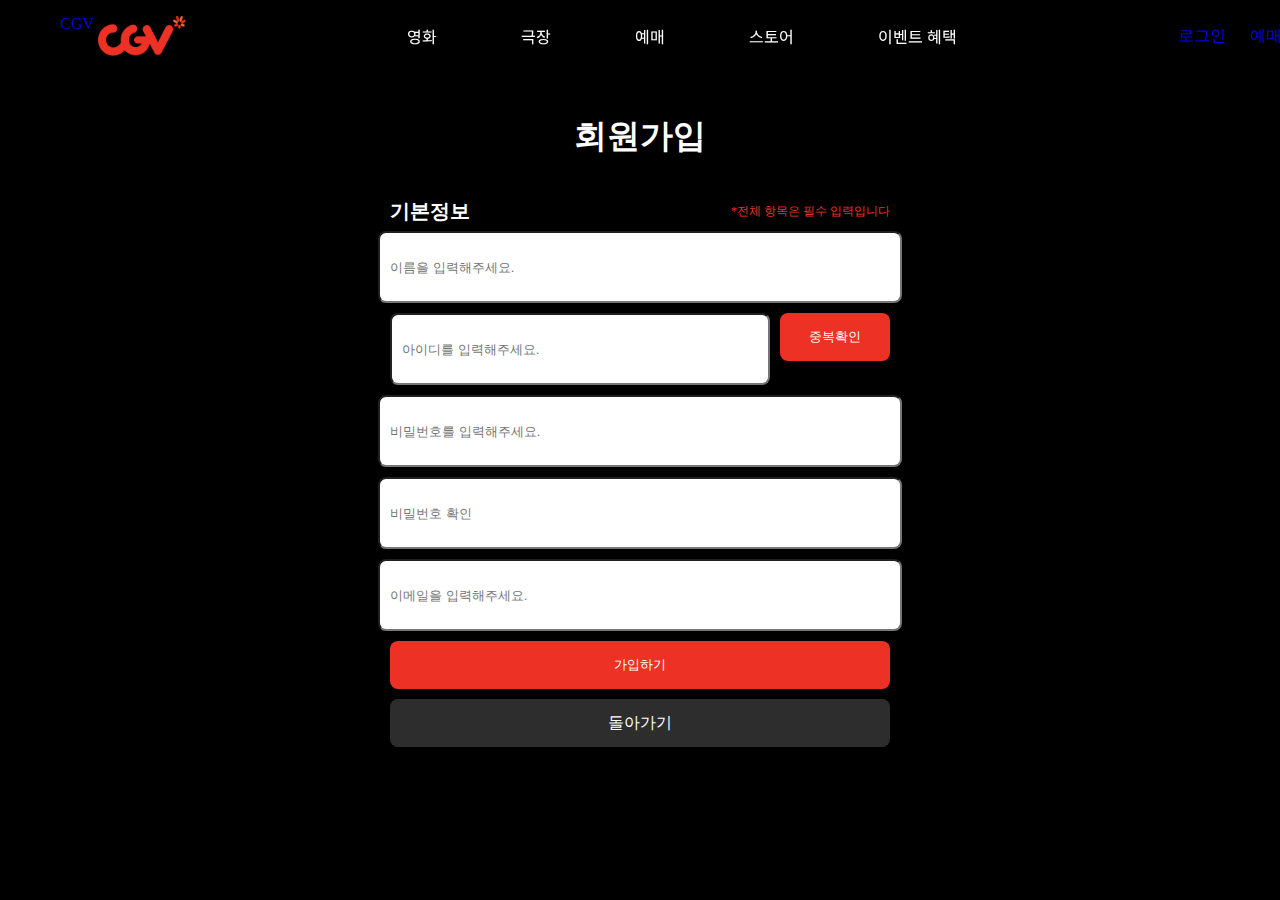
<file: Signup.html>
<!DOCTYPE html>
<html lang="en">
<head>
    <meta charset="UTF-8">
    <meta name="viewport" content="width=device-width, initial-scale=1.0">
    <title>회원가입</title>
    <link href="https://cdn.jsdelivr.net/npm/bootstrap@5.3.7/dist/css/bootstrap.min.css" rel="stylesheet" integrity="sha384-LN+7fdVzj6u52u30Kp6M/trliBMCMKTyK833zpbD+pXdCLuTusPj697FH4R/5mcr" crossorigin="anonymous">
    <link rel="stylesheet" href="./css/common.css">
    <style>
      body{
        background:#000;
      }
      .allpage{
        width:500px;
      }
      .container_all{
        display: flex;
        justify-content: center; 
        align-items: center;     
      }
      input{
        width:100%;
        height: 48px;
        border-radius: 8px; 
        margin-bottom:10px;
        padding:10px;
        outline: none;
      }
      button[type='button']{
        width:30%;
        height: 48px;
        margin-bottom:10px;
        border-radius:8px;
        color:#fff;
        background:var(--primary_color);
        border:none;
        box-sizing: border-box;
      }
      button[type='button']:hover,button[type='submit']:hover{
        background:var(--fill_hover_color);
      }
      button[type='button']:active,button[type='submit']:active{
        background:var(--fill_active_color);
      }
      button[type='submit']{
        width:100%;
        height: 48px;
        border-radius:8px;
        color:#fff;
        background:var(--primary_color);
        border:none;
        box-sizing: border-box;
      }
      .input{
        display:flex;
        flex-direction: column;
        justify-content: center;
        align-items: center;
      }
      .title2{
        margin:0 auto;
        width:100%;
        display:flex;
        justify-content: space-between;
        align-items:center;
        margin-bottom:10px;
      }
      .title1{
        text-align: center;
        margin-bottom:48px;
      }
      h2{
        margin-top:120px;
        font-size:33px;
        font-weight: 700;
        color:#fff;
      }
      .container div h3{
        font-size:20px;
        font-weight: 600;
        color:#fff;
      }
      .container div p{
        font-size: 12px;
        color:var(--primary_color);
      }
      .checkId{
        width:100%;
        display:flex;
        justify-content: space-between;
        gap:10px;
      }
      .reset{
        width:100%;
        height: 48px;
        display:flex;
      }
      .reset a{
        display:flex;
        justify-content: center;
        align-items: center;
        margin-top:10px;
        width:100%;
        height:48px;
        color: var(--white);
        border-radius: 8px;
        background:#2d2d2d;
      }
      .reset a:hover{
        background:#3d3d3d;
      }
      .reset a:active{
        background:#4d4d4d;
      }
    </style>
</head>
<body>
  <header>
    <h1 class="logo">
      <a href="index.html">
        CGV
        <img src="images/header_logo.png" alt="CGV메인로고">
      </a>
    </h1>
    <nav class="menu">
      <ul class="gnb">
        <li class="on">
          <a href="#">영화</a>
          <ul class="lnb">
            <li><a href="#">영화순위</a></li>
            <li><a href="#">아트하우스</a></li>
          </ul>
        </li>
        <li>
          <a href="#">극장</a>
          <ul class="lnb">
            <li><a href="#">CGV극장</a></li>
            <li><a href="#">특별관</a></li>
          </ul>
        </li>
        <li>
          <a href="#">예매</a>
          <ul class="lnb">
            <li><a href="#">빠른예매</a></li>
          </ul>
        </li>
        <li>
          <a href="#">스토어</a>
          <ul class="lnb">
            <li><a href="#">패키지</a></li>
            <li><a href="#">영화 기프트</a></li>
            <li><a href="#">먹거리</a></li>
            <li><a href="#">씨네샵</a></li>
          </ul>
        </li>
        <li>
          <a href="#">이벤트 혜택</a>
          <ul class="lnb">
            <li><a href="#">이벤트</a></li>
            <li><a href="#">특별 기획전</a></li>
            <li><a href="#">영화/예매 할인</a></li>
            <li><a href="#">멤버쉽 혜택</a></li>
            <li><a href="#">제휴/할인</a></li>
          </ul>
        </li>
      </ul>
    </nav>
    <div class="user_menu">
      <ul>
        <li><a href="#">로그인</a></li>
        <li><a href="#">예매</a></li>
        <li>
          <a href="#">언어</a>
          <ul class="lang_box">
            <li><a href="#">KOR</a></li>
            <li><a href="#">ENG</a></li>
          </ul>
        </li>
      </ul>
    </div>
  </header>
  <div class="container container_all">
    <div class="allpage">
      <div class="title1">
        <h2>회원가입</h1>
      </div>
      <div class="title2">
        <h3>기본정보</h3>
        <p>*전체 항목은 필수 입력입니다</p>
      </div>
      <form action="">
        <div class="input">
          <input type="text" name="username" id="username" placeholder="이름을 입력해주세요." required>
          <div class="checkId">
          <input type="text" name="userid" id="userid" placeholder="아이디를 입력해주세요." required>
          <button type="button">중복확인</button>
          </div>
          <input type="password" name="password" id="password" placeholder="비밀번호를 입력해주세요." required>
          <input type="password" name="password" id="password" placeholder="비밀번호 확인" required>
          <input type="email" name="email" id="email" placeholder="이메일을 입력해주세요." required>
        </div>
        <button type="submit">가입하기</button>
      </form>
      <div class="reset">
        <a href="login.html">돌아가기</a>
      </div>
    </div>
  </div>
    <script src="https://cdn.jsdelivr.net/npm/bootstrap@5.3.7/dist/js/bootstrap.min.js" integrity="sha384-7qAoOXltbVP82dhxHAUje59V5r2YsVfBafyUDxEdApLPmcdhBPg1DKg1ERo0BZlK" crossorigin="anonymous"></script>
  <script src="https://code.jquery.com/jquery-3.7.1.min.js" integrity="sha256-/JqT3SQfawRcv/BIHPThkBvs0OEvtFFmqPF/lYI/Cxo=" crossorigin="anonymous"></script>
  <script src="./js/login.js"></script>
</body>
</html>
</file>
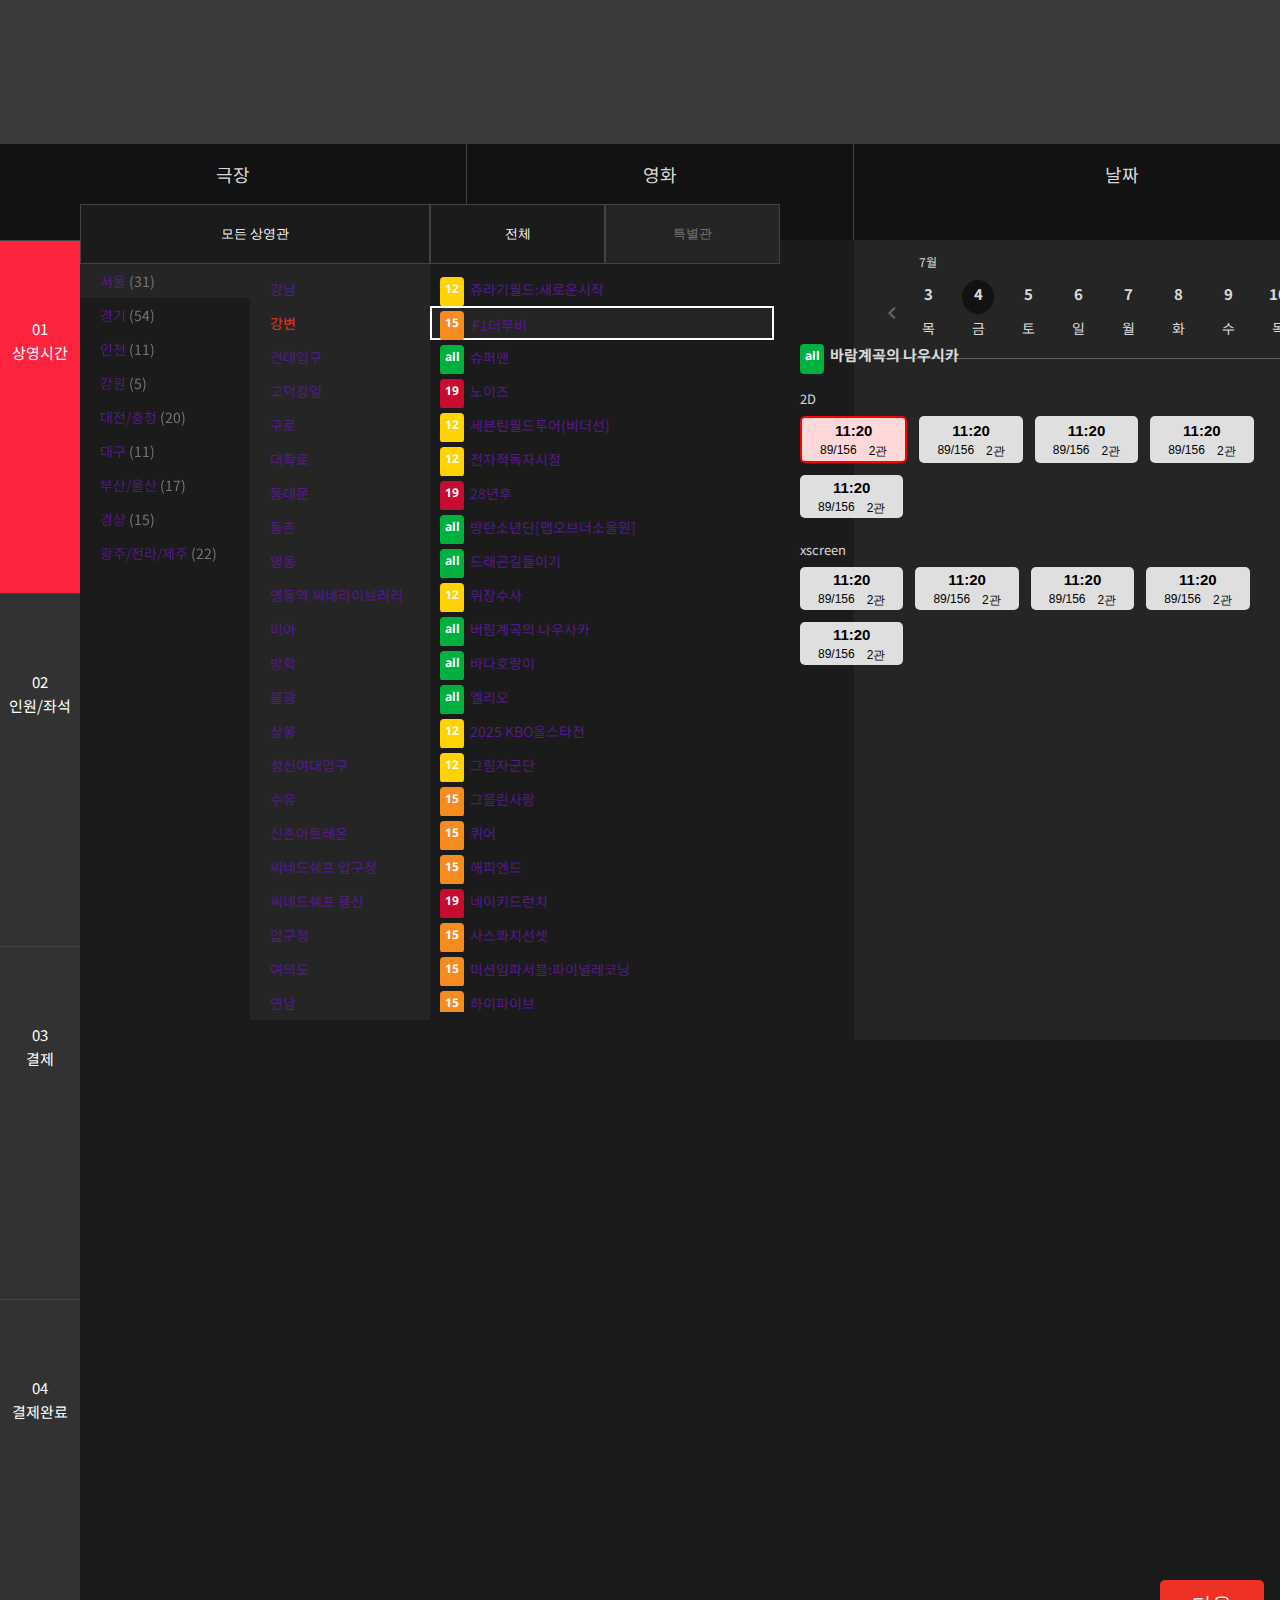
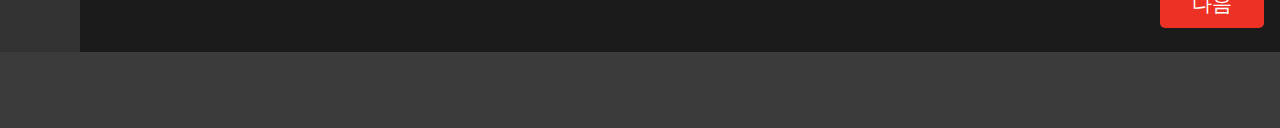
<file: ticket - backup.html>
<!DOCTYPE html>
<html lang="en">
<head>
  <meta charset="UTF-8">
  <meta name="viewport" content="width=device-width, initial-scale=1.0">
  <title>예매</title>
    <link href="https://cdn.jsdelivr.net/npm/bootstrap@5.3.7/dist/css/bootstrap.min.css" rel="stylesheet" integrity="sha384-LN+7fdVzj6u52u30Kp6M/trliBMCMKTyK833zpbD+pXdCLuTusPj697FH4R/5mcr" crossorigin="anonymous">
  <link rel="stylesheet" href="./css/common.css">
  <link rel="stylesheet" href="./css/ticket - backup.css">
</head>
<body>

  <main class="main_container">
    <div class="booking_header">

<!-- 극장 > 전체 리스트 -->
      <div class="cinema_section">  
        <div class="header header_1">
          <span>극장</span>
        </div>
        <div class="tab_button">
          <button class="cinema_tab_btn">
            <span>모든 상영관</span>
          </button>
        </div>
        
        <div class="cinema_list">
          <div class="cinema_area_list">
            <ul>
              <li>
                <a href="" class="active">
                  <span>서울</span>
                  <span>(31)</span>
                </a>
                <div class="area_cinema_list">
                  <ul class="content scroll_y">
                    <li><a href="">강남</a></li>
                    <li><a href="" class="active">강변</a></li>
                    <li><a href="">건대입구</a></li>
                    <li><a href="">고덕강일</a></li>
                    <li><a href="">구로</a></li>
                    <li><a href="">대학로</a></li>
                    <li><a href="">동대문</a></li>
                    <li><a href="">등촌</a></li>
                    <li><a href="">명동</a></li>
                    <li><a href="">명동역 씨네라이브러리</a></li>
                    <li><a href="">미아</a></li>
                    <li><a href="">방학</a></li>
                    <li><a href="">불광</a></li>
                    <li><a href="">상봉</a></li>
                    <li><a href="">성신여대입구</a></li>
                    <li><a href="">수유</a></li>
                    <li><a href="">신촌아트레온</a></li>
                    <li><a href="">씨네드쉐프 압구정</a></li>
                    <li><a href="">씨네드쉐프 용산</a></li>
                    <li><a href="">압구정</a></li>
                    <li><a href="">여의도</a></li>
                    <li><a href="">연남</a></li>
                    <li><a href="">영등포</a></li>
                    <li><a href="">왕십리</a></li>
                    <li><a href="">용산아이파크몰</a></li>
                    <li><a href="">중계</a></li>
                    <li><a href="">천호</a></li>
                    <li><a href="">청담씨네시티</a></li>
                    <li><a href="">피카드리1958</a></li>
                    <li><a href="">하계</a></li>
                    <li><a href="">홍대</a></li>
                  </ul>
                </div>
              </li>
            </ul>
          </div>
          <div class="cinema_area_list">
            <ul>
              <li>
                <a href="">
                  <span>경기</span>
                  <span>(54)</span>
                </a>
              </li>
            </ul>
          </div>
          <div class="cinema_area_list">
            <ul>
              <li>
                <a href="">
                  <span>인천</span>
                  <span>(11)</span>
                </a>
              </li>
            </ul>
          </div>
          <div class="cinema_area_list">
            <ul>
              <li>
                <a href="">
                  <span>강원</span>
                  <span>(5)</span>
                </a>
              </li>
            </ul>
          </div>
          <div class="cinema_area_list">
            <ul>
              <li>
                <a href="">
                  <span>대전/충청</span>
                  <span>(20)</span>
                </a>
              </li>
            </ul>
          </div>
          <div class="cinema_area_list">
            <ul>
              <li>
                <a href="">
                  <span>대구</span>
                  <span>(11)</span>
                </a>
              </li>
            </ul>
          </div>
          <div class="cinema_area_list">
            <ul>
              <li>
                <a href="">
                  <span>부산/울산</span>
                  <span>(17)</span>
                </a>
              </li>
            </ul>
          </div>
          <div class="cinema_area_list">
            <ul>
              <li>
                <a href="">
                  <span>경상</span>
                  <span>(15)</span>
                </a>
              </li>
            </ul>
          </div>
          <div class="cinema_area_list">
            <ul>
              <li>
                <a href="">
                  <span>광주/전라/제주</span>
                  <span>(22)</span>
                </a>
              </li>
            </ul>
          </div>
        </div> 
      </div>


<!-- 영화 > 전체 리스트 -->
      <div class="movie_section">  
        <div class="header header_2">
          <span>영화</span>
        </div>
          <div class="tab_button">
            <button class="tab_btn active">
              <span>전체</span>
            </button>
            <button class="tab_btn">
              <span>특별관</span>
            </button>
          </div>
          <div class="movie_list">
            <ul class="content scroll_y">
              <li><span class="rating_icon rating_icon12">12</span><a href="">쥬라기월드:새로운시작</a></li>
              <li><span class="rating_icon rating_icon15">15</span><a href="" class="active">F1더무비</a></li>
              <li><span class="rating_icon rating_iconall">all</span><a href="">슈퍼맨</a></li>
              <li><span class="rating_icon rating_icon19">19</span><a href="">노이즈</a></li>
              <li><span class="rating_icon rating_icon12">12</span><a href="">세븐틴월드투어(비더선)</a></li>
              <li><span class="rating_icon rating_icon12">12</span><a href="">전자적독자시점</a></li>
              <li><span class="rating_icon rating_icon19">19</span><a href="">28년후</a></li>
              <li><span class="rating_icon rating_iconall">all</span><a href="">방탄소년단[맵오브더소울원]</a></li>
              <li><span class="rating_icon rating_iconall">all</span><a href="">드래곤길들이기</a></li>
              <li><span class="rating_icon rating_icon12">12</span><a href="">위장수사</a></li>
              <li><span class="rating_icon rating_iconall">all</span><a href="">버림계곡의 나우사카</a></li>
              <li><span class="rating_icon rating_iconall">all</span><a href="">바다호랑이</a></li>
              <li><span class="rating_icon rating_iconall">all</span><a href="">엘리오</a></li>
              <li><span class="rating_icon rating_icon12">12</span><a href="">2025 KBO올스타전</a></li>
              <li><span class="rating_icon rating_icon12">12</span><a href="">그림자군단</a></li>
              <li><span class="rating_icon rating_icon15">15</span><a href="">그을린사랑</a></li>
              <li><span class="rating_icon rating_icon15">15</span><a href="">퀴어</a></li>
              <li><span class="rating_icon rating_icon15">15</span><a href="">해피엔드</a></li>
              <li><span class="rating_icon rating_icon19">19</span><a href="">네이키드런치</a></li>
              <li><span class="rating_icon rating_icon15">15</span><a href="">사스콰치선셋</a></li>
              <li><span class="rating_icon rating_icon15">15</span><a href="">미션임파서블:파이널레코닝</a></li>
              <li><span class="rating_icon rating_icon15">15</span><a href="">하이파이브</a></li>
              <li><span class="rating_icon rating_icon12">12</span><a href="">인생은아름다워</a></li>
              <li><span class="rating_icon rating_icon12">12</span><a href="">더키친</a></li>
              <li><span class="rating_icon rating_icon15">15</span><a href="">순응자</a></li>
              <li><span class="rating_icon rating_icon15">15</span><a href="">후레루.</a></li>
              <li><span class="rating_icon rating_icon15">15</span><a href="">우리들의교복시절</a></li>
              <li><span class="rating_icon rating_icon15">15</span><a href="">우리는공산당이싫어요</a></li>
              <li><span class="rating_icon rating_iconall">all</span><a href="">극장판짱구는못말려-격돌!낙서왕...</a></li>
              <li><span class="rating_icon rating_iconall">all</span><a href="">릴로&스티치</a></li>
              <li><span class="rating_icon rating_icon19">19</span><a href="">온혼더파이널</a></li>
              <li><span class="rating_icon rating_icon19">19</span><a href="">극장판블리치:페이드투블랙</a></li>
              <li><span class="rating_icon rating_icon12">12</span><a href="">세하별</a></li>
              <li><span class="rating_icon rating_icon15">15</span><a href="">괜찮아괜찮아괜찮아!</a></li>
              <li><span class="rating_icon rating_icon15">15</span><a href="">로비</a></li>
              <li><span class="rating_icon rating_icon19">19</span><a href="">킹오브킹스</a></li>
              <li><span class="rating_icon rating_iconall">all</span><a href="">하이큐!!끝시작</a></li>
              <li><span class="rating_icon rating_iconall">all</span><a href="">하이큐!!승자와패자</a></li>
            </ul>
          </div>
<!-- 영화 > 특별관 리스트 -->

      </div>

<!-- 날짜 section -->
<div class="date_section">
  <div class="header header_3">
    <span>날짜</span>
  </div>
  <div class="date">

    <div class="calendar_container">
      <div class="month_title"><span>7월</span></div>
     
      <div class="slide_container">
        <button class="nav_btn" id="prevBtn">
          <span class="material-symbols-outlined">chevron_left</span>
        </button>
          <div class="slider_content">
            <div class="slider_wrapper">
              <div class="slide">
                <a href=""><span>3</span><span>목</span></a>
              </div>
              <div class="slide">
                <a href=""><span class="active">4</span><span>금</span></a>
              </div>
              <div class="slide">
                <a href=""><span>5</span><span>토</span></a>
              </div>
              <div class="slide">
                <a href=""><span>6</span><span>일</span></a>
              </div>
              <div class="slide">
                <a href=""><span>7</span><span>월</span></a>
              </div>
              <div class="slide">
                <a href=""><span>8</span><span>화</span></a>
              </div>
              <div class="slide">
                <a href=""><span>9</span><span>수</span></a>
              </div>
              <div class="slide">
                <a href=""><span>10</span><span>목</span></a>
              </div>
            </div>
          </div>                        
          
        <button class="nav_btn" id="nextBtn">
          <span class="material-symbols-outlined">chevron_right</span>
        </button>
      </div>

    </div>
    <div class="line"></div>
  </div>
</div>

<!-- time -->
<div class="time_section">
  <div class="movie_title">
    <span class="rating_icon rating_iconall">all</span>
    <h2>바람계곡의 나우시카</h2>
  </div>

  <div class="time_wrapper">
    <h3>2D</h3>
    <div class="time_container">
      <button class="time_select active">
        <div><span class="time">11:20</span></div>
        <div class="theater_data">
          <div class="seat">89/156</div>
          <div><span class="theater">2관</span></div>
        </div>
      </button>
      <button class="time_select">
        <div><span class="time">11:20</span></div>
        <div class="theater_data">
          <div class="seat">89/156</div>
          <div><span class="theater">2관</span></div>
        </div>
      </button>
      <button class="time_select">
        <div><span class="time">11:20</span></div>
        <div class="theater_data">
          <div class="seat">89/156</div>
          <div><span class="theater">2관</span></div>
        </div>
      </button>
      <button class="time_select">
        <div><span class="time">11:20</span></div>
        <div class="theater_data">
          <div class="seat">89/156</div>
          <div><span class="theater">2관</span></div>
        </div>
      </button>
      <button class="time_select">
        <div><span class="time">11:20</span></div>
        <div class="theater_data">
          <div class="seat">89/156</div>
          <div><span class="theater">2관</span></div>
        </div>
      </button>
    </div>
  </div>

  <div class="time_wrapper">
    <h3>xscreen</h3>
    <div class="time_container">
      <button class="time_select">
        <div><span class="time">11:20</span></div>
        <div class="theater_data">
          <div class="seat">89/156</div>
          <div><span class="theater">2관</span></div>
        </div>
      </button>
      <button class="time_select">
        <div><span class="time">11:20</span></div>
        <div class="theater_data">
          <div class="seat">89/156</div>
          <div><span class="theater">2관</span></div>
        </div>
      </button>
      <button class="time_select">
        <div><span class="time">11:20</span></div>
        <div class="theater_data">
          <div class="seat">89/156</div>
          <div><span class="theater">2관</span></div>
        </div>
      </button>
      <button class="time_select">
        <div><span class="time">11:20</span></div>
        <div class="theater_data">
          <div class="seat">89/156</div>
          <div><span class="theater">2관</span></div>
        </div>
      </button>
      <button class="time_select">
        <div><span class="time">11:20</span></div>
        <div class="theater_data">
          <div class="seat">89/156</div>
          <div><span class="theater">2관</span></div>
        </div>
      </button>
    </div>
  </div>
  
</div>


  </div>
</div>


<!-- left tab -->
<div class="booking_container">
  <div class="booking_step">
      <div class="booking_tab active" data-step="1">
        <div>01</div>
        <div>상영시간</div>
      </div>
      <div class="booking_tab" data-step="2">
        <div>02</div>
        <div>인원/좌석</div>
      </div>
      <div class="booking_tab" data-step="3">
        <div>03</div>
        <div>결제</div>
      </div>
      <div class="booking_tab" data-step="4">
        <div>04</div>
        <div>결제완료</div>
      </div>
  </div>
</div>

<button class="next_page">다음</button>
  
</main>

  <script src="https://cdn.jsdelivr.net/npm/bootstrap@5.3.7/dist/js/bootstrap.min.js" integrity="sha384-7qAoOXltbVP82dhxHAUje59V5r2YsVfBafyUDxEdApLPmcdhBPg1DKg1ERo0BZlK" crossorigin="anonymous"></script>
  <script src="https://code.jquery.com/jquery-3.7.1.min.js" integrity="sha256-/JqT3SQfawRcv/BIHPThkBvs0OEvtFFmqPF/lYI/Cxo=" crossorigin="anonymous"></script>
  <script src="./js/ticket.js"></script>
</body>
</html>
</file>
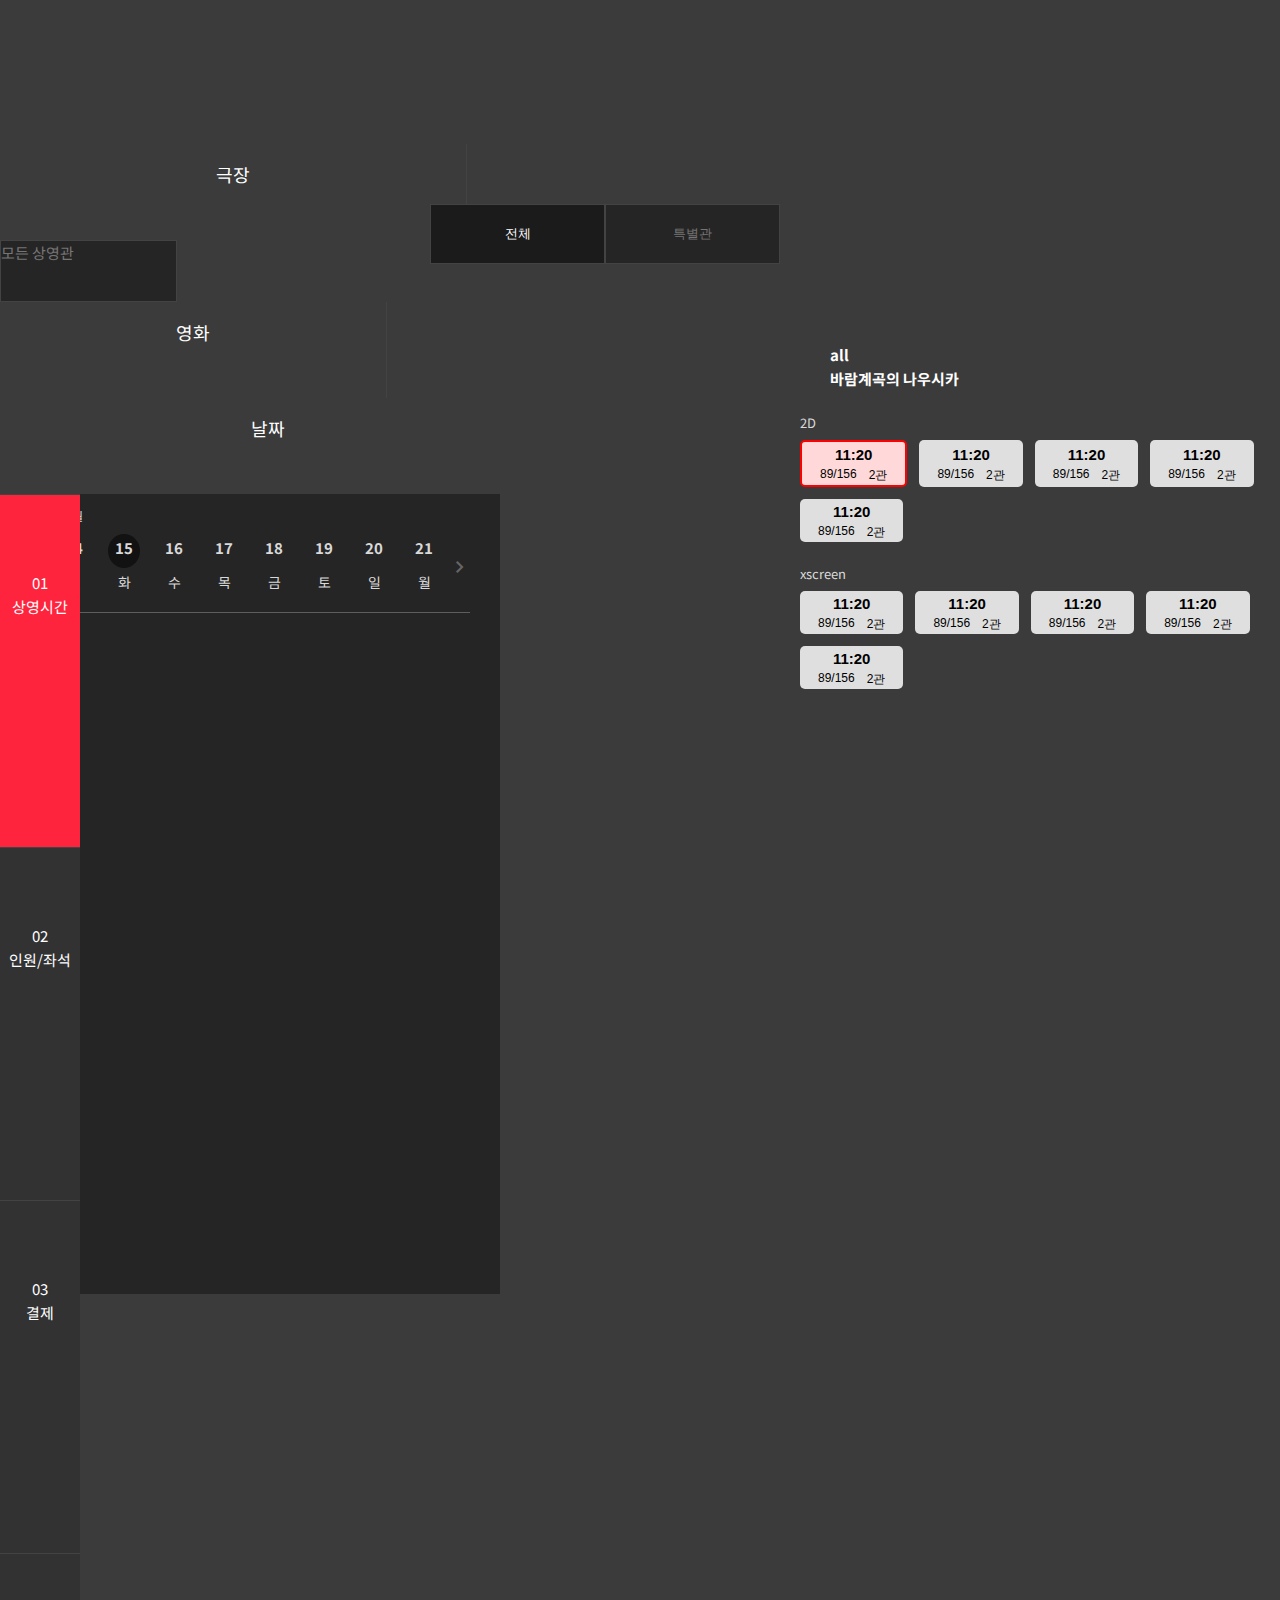
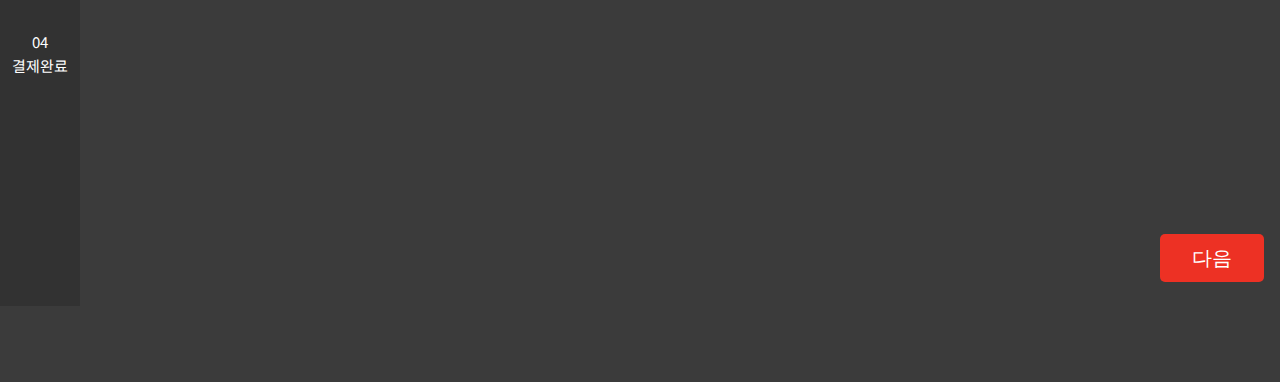
<file: ticket.html>
<!DOCTYPE html>
<html lang="en">
<head>
  <meta charset="UTF-8">
  <meta name="viewport" content="width=device-width, initial-scale=1.0">
  <title>예매</title>
    <link href="https://cdn.jsdelivr.net/npm/bootstrap@5.3.7/dist/css/bootstrap.min.css" rel="stylesheet" integrity="sha384-LN+7fdVzj6u52u30Kp6M/trliBMCMKTyK833zpbD+pXdCLuTusPj697FH4R/5mcr" crossorigin="anonymous">
  <link rel="stylesheet" href="./css/common.css">
  <link rel="stylesheet" href="./css/ticket.css">
</head>
<body>

<main class="main_container">

<!-- 극장 > 전체 리스트 -->
<div class="cinema_section">  
  <div class="header header_1">
    <span>극장</span>
  </div>
  <div class="tab_btn cinema_tab"><span>모든 상영관</span></div>
  
  <div class="cinema_list">
    <!-- 여기에 상영관 목록 추가 -->
  </div> 
</div>

<!-- 영화 > 전체 리스트 -->
<div class="movie_section">  
  <div class="header header_2">
    <span>영화</span>
  </div>
    <div class="tab_button">
      <button class="tab_btn tab_movie active">
        <span>전체</span>
      </button>
      <button class="tab_btn tab_movie">
        <span>특별관</span>
      </button>
    </div>
    <div class="rating_movie_container"></div>
</div>
    <!-- 여기에 영화 목록 추가 -->
<!-- 영화 > 특별관 리스트 -->

</div>
<!-- 날짜 section -->
<div class="date_section">
  <div class="header header_3">
    <span>날짜</span>
  </div>
  <div class="date">

    <div class="calendar_container">
      <div class="month_title"><span>7월</span></div>
     
      <div class="slide_container">
        <button class="nav_btn" id="prevBtn">
          <span class="material-symbols-outlined">chevron_left</span>
        </button>
          <div class="slider_content">
            <div class="slider_wrapper">
              <div class="slide">
                <a href=""><span>14</span><span>월</span></a>
              </div>
              <div class="slide">
                <a href=""><span class="active">15</span><span>화</span></a>
              </div>
              <div class="slide">
                <a href=""><span>16</span><span>수</span></a>
              </div>
              <div class="slide">
                <a href=""><span>17</span><span>목</span></a>
              </div>
              <div class="slide">
                <a href=""><span>18</span><span>금</span></a>
              </div>
              <div class="slide">
                <a href=""><span>19</span><span>토</span></a>
              </div>
              <div class="slide">
                <a href=""><span>20</span><span>일</span></a>
              </div>
              <div class="slide">
                <a href=""><span>21</span><span>월</span></a>
              </div>
            </div>
          </div>                        
          
        <button class="nav_btn" id="nextBtn">
          <span class="material-symbols-outlined">chevron_right</span>
        </button>
      </div>

    </div>
    <div class="line"></div>
  </div>

<!-- time -->
<div class="time_section">
  <div class="movie_title">
    <span class="rating_icon rating_iconall">all</span>
    <h2>바람계곡의 나우시카</h2>
  </div>
<div class="time_wrap">
  <div class="time_wrapper">
    <h3>2D</h3>
    <div class="time_container">
      <button class="time_select active">
        <div><span class="time">11:20</span></div>
        <div class="theater_data">
          <div class="seat">89/156</div>
          <div><span class="theater">2관</span></div>
        </div>
      </button>
      <button class="time_select">
        <div><span class="time">11:20</span></div>
        <div class="theater_data">
          <div class="seat">89/156</div>
          <div><span class="theater">2관</span></div>
        </div>
      </button>
      <button class="time_select">
        <div><span class="time">11:20</span></div>
        <div class="theater_data">
          <div class="seat">89/156</div>
          <div><span class="theater">2관</span></div>
        </div>
      </button>
      <button class="time_select">
        <div><span class="time">11:20</span></div>
        <div class="theater_data">
          <div class="seat">89/156</div>
          <div><span class="theater">2관</span></div>
        </div>
      </button>
      <button class="time_select">
        <div><span class="time">11:20</span></div>
        <div class="theater_data">
          <div class="seat">89/156</div>
          <div><span class="theater">2관</span></div>
        </div>
      </button>
    </div>
  </div>

  <div class="time_wrapper">
    <h3>xscreen</h3>
    <div class="time_container">
      <button class="time_select">
        <div><span class="time">11:20</span></div>
        <div class="theater_data">
          <div class="seat">89/156</div>
          <div><span class="theater">2관</span></div>
        </div>
      </button>
      <button class="time_select">
        <div><span class="time">11:20</span></div>
        <div class="theater_data">
          <div class="seat">89/156</div>
          <div><span class="theater">2관</span></div>
        </div>
      </button>
      <button class="time_select">
        <div><span class="time">11:20</span></div>
        <div class="theater_data">
          <div class="seat">89/156</div>
          <div><span class="theater">2관</span></div>
        </div>
      </button>
      <button class="time_select">
        <div><span class="time">11:20</span></div>
        <div class="theater_data">
          <div class="seat">89/156</div>
          <div><span class="theater">2관</span></div>
        </div>
      </button>
      <button class="time_select">
        <div><span class="time">11:20</span></div>
        <div class="theater_data">
          <div class="seat">89/156</div>
          <div><span class="theater">2관</span></div>
        </div>
      </button>
    </div>
  </div>
  </div>
  </div>
  
</div>
</div>

<!-- left tab -->

  <div class="booking_step">
      <div class="booking_tab active" data-step="1">
        <div>01</div>
        <div>상영시간</div>
      </div>
      <div class="booking_tab" data-step="2">
        <div>02</div>
        <div>인원/좌석</div>
      </div>
      <div class="booking_tab" data-step="3">
        <div>03</div>
        <div>결제</div>
      </div>
      <div class="booking_tab" data-step="4">
        <div>04</div>
        <div>결제완료</div>
      </div>
  </div>

  
<button class="next_page">다음</button>
</main>

  <script src="https://cdn.jsdelivr.net/npm/bootstrap@5.3.7/dist/js/bootstrap.min.js" integrity="sha384-7qAoOXltbVP82dhxHAUje59V5r2YsVfBafyUDxEdApLPmcdhBPg1DKg1ERo0BZlK" crossorigin="anonymous"></script>
  <script src="https://code.jquery.com/jquery-3.7.1.min.js" integrity="sha256-/JqT3SQfawRcv/BIHPThkBvs0OEvtFFmqPF/lYI/Cxo=" crossorigin="anonymous"></script>
  <script src="./js/ticket.js"></script>
</body>
</html>
</file>
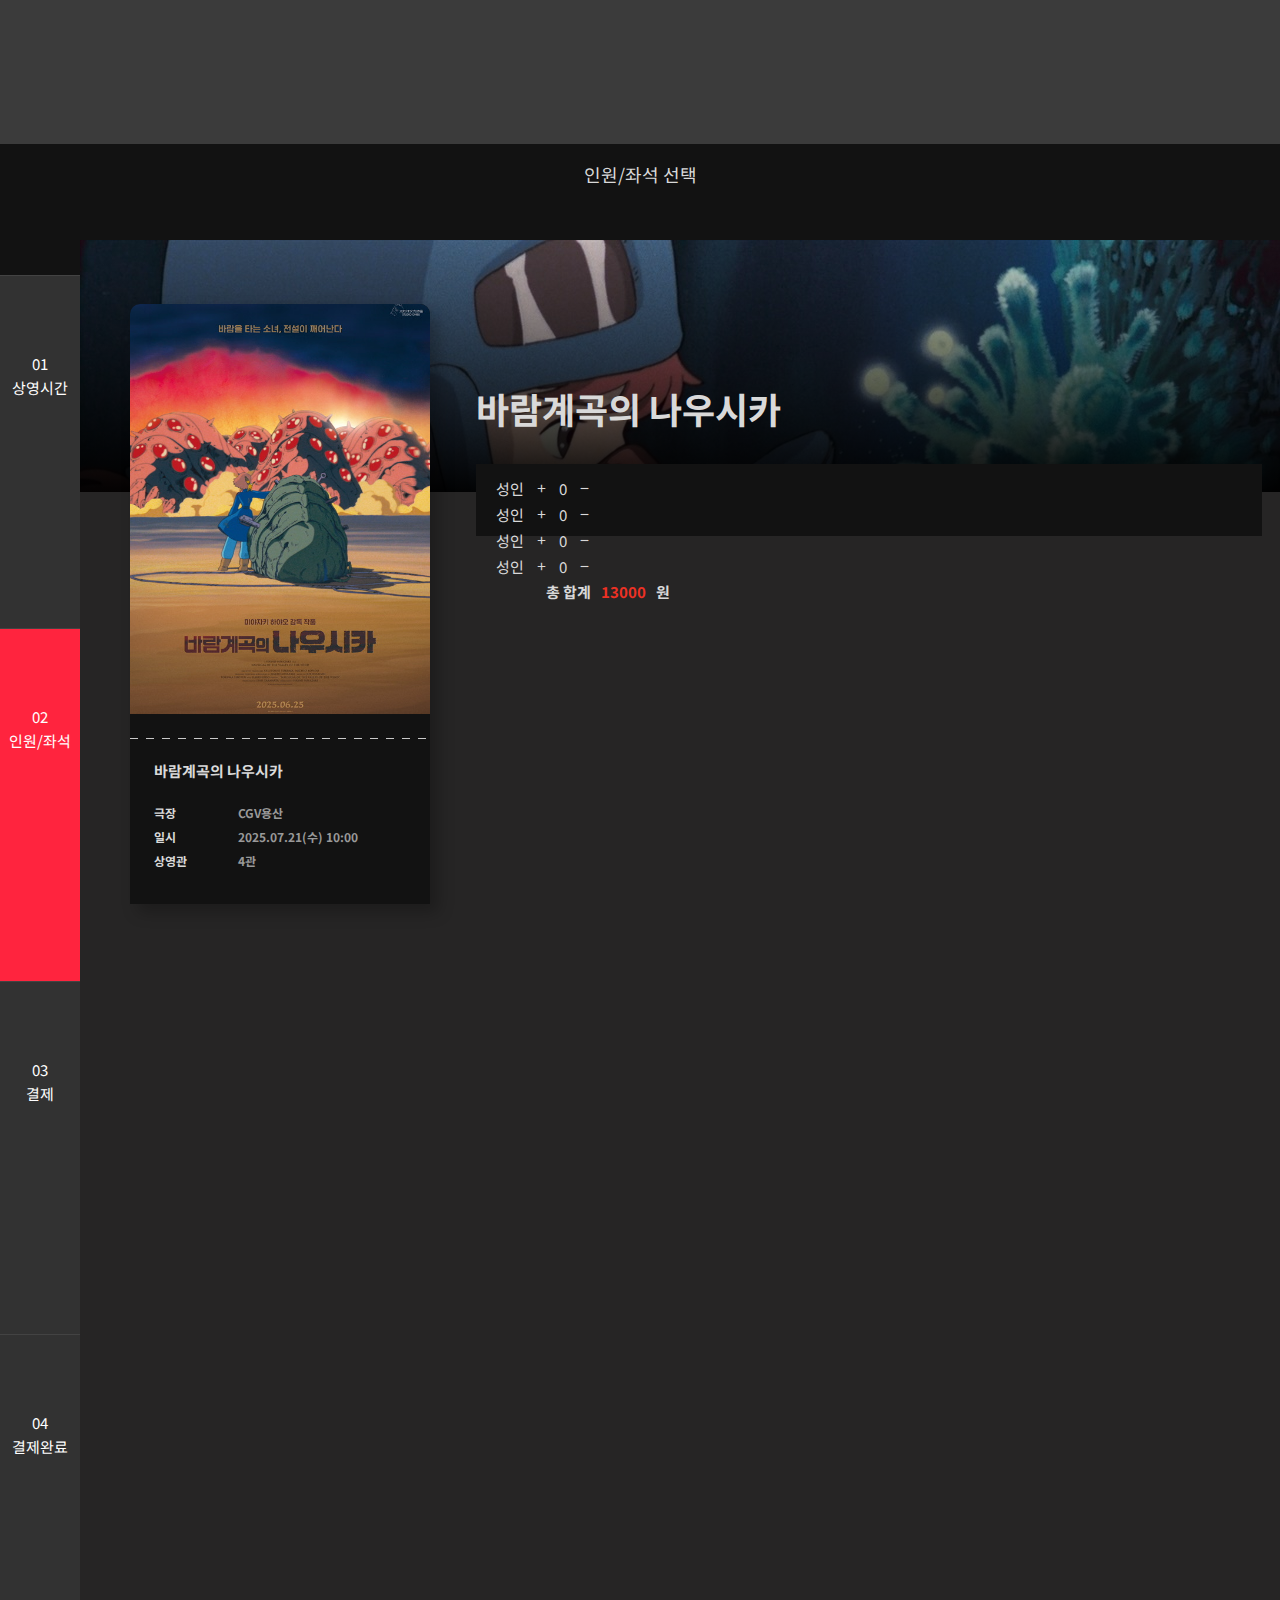
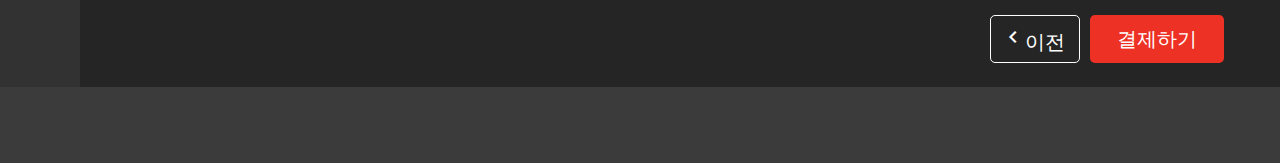
<file: ticket_seat copy.html>
<!DOCTYPE html>
<html lang="en">
<head>
  <meta charset="UTF-8">
  <meta name="viewport" content="width=device-width, initial-scale=1.0">
  <title>예매</title>
    <link href="https://cdn.jsdelivr.net/npm/bootstrap@5.3.7/dist/css/bootstrap.min.css" rel="stylesheet" integrity="sha384-LN+7fdVzj6u52u30Kp6M/trliBMCMKTyK833zpbD+pXdCLuTusPj697FH4R/5mcr" crossorigin="anonymous">
  <link rel="stylesheet" href="./css/common.css">
  <link rel="stylesheet" href="./css/ticket_seat.css">
</head>
<body>

  <main class="main-container">
    <div class="booking-header">

<!-- 인원/좌석 선택 -->
  <div class="seat_section">  
    <div class="header">
      <span>인원/좌석 선택</span>
    </div>
    <div class="background_img"></div>
<!-- 티켓 데이터 -->
    <div class="ticket_data">
      <div class="data_img"></div>
      <div class="dotted"></div>
      <div  class="data_section">
        <div class="data_title">바람계곡의 나우시카</div>
        <div class="data_content">
          <div class="data data_cinema"><span>극장</span><span>CGV용산</span></div>
          <div class="data data_date"><span>일시</span><span>2025.07.21(수) 10:00</span></div>
          <div class="data data_theater"><span>상영관</span><span>4관</span></div>
        </div>
      </div>
    </div>

  <h2 class="movie_title">바람계곡의 나우시카</h2>

    
<!-- 인원수 입력 -->   
<div class="input_number_section">
  
    <div class="ticket_controls">
      <span>성인</span>
      <button class="counter_btn" id="plusBtn">
        <span class="material-symbols-outlined">add</span>
      </button>
      <span>0</span>
      <button class="counter_btn" id="minusBtn">
        <span class="material-symbols-outlined">remove</span>
      </button>
    </div>
    <div class="ticket_controls">
      <span>성인</span>
      <button class="counter_btn" id="plusBtn">
        <span class="material-symbols-outlined">add</span>
      </button>
      <span>0</span>
      <button class="counter_btn" id="minusBtn">
        <span class="material-symbols-outlined">remove</span>
      </button>
    </div>
    <div class="ticket_controls">
      <span>성인</span>
      <button class="counter_btn" id="plusBtn">
        <span class="material-symbols-outlined">add</span>
      </button>
      <span>0</span>
      <button class="counter_btn" id="minusBtn">
        <span class="material-symbols-outlined">remove</span>
      </button>
    </div>
    <div class="ticket_controls">
      <span>성인</span>
      <button class="counter_btn" id="plusBtn">
        <span class="material-symbols-outlined">add</span>
      </button>
      <span>0</span>
      <button class="counter_btn" id="minusBtn">
        <span class="material-symbols-outlined">remove</span>
      </button>
    </div>
    <div class="total">
      <span>총 합계</span>
      <span class="price">13000</span>
      <span>원</span>
    </div>
</div>

<div class="seats_container">
  <div class="screen">screen</div>
  <!-- 좌석 -->
   
</div>



<div class="move_btn">
  <button class="prev_page"><span class="material-symbols-outlined">chevron_left</span>이전</button>
  <button class="next_page">결제하기</button>
</div>
  </div>

</div>






  <!-- left tab -->
<div class="booking_container">
  <div class="booking_step">
      <div class="booking_tab" data-step="1">
        <div>01</div>
        <div>상영시간</div>
      </div>
      <div class="booking_tab active" data-step="2">
        <div>02</div>
        <div>인원/좌석</div>
      </div>
      <div class="booking_tab" data-step="3">
        <div>03</div>
        <div>결제</div>
      </div>
      <div class="booking_tab" data-step="4">
        <div>04</div>
        <div>결제완료</div>
      </div>
  </div>
</div>

</main>
  <script src="https://cdn.jsdelivr.net/npm/bootstrap@5.3.7/dist/js/bootstrap.min.js" integrity="sha384-7qAoOXltbVP82dhxHAUje59V5r2YsVfBafyUDxEdApLPmcdhBPg1DKg1ERo0BZlK" crossorigin="anonymous"></script>
  <script src="https://code.jquery.com/jquery-3.7.1.min.js" integrity="sha256-/JqT3SQfawRcv/BIHPThkBvs0OEvtFFmqPF/lYI/Cxo=" crossorigin="anonymous"></script>
  <script src="./js/ticket_seat.js"></script>
</body>
</html>
</file>
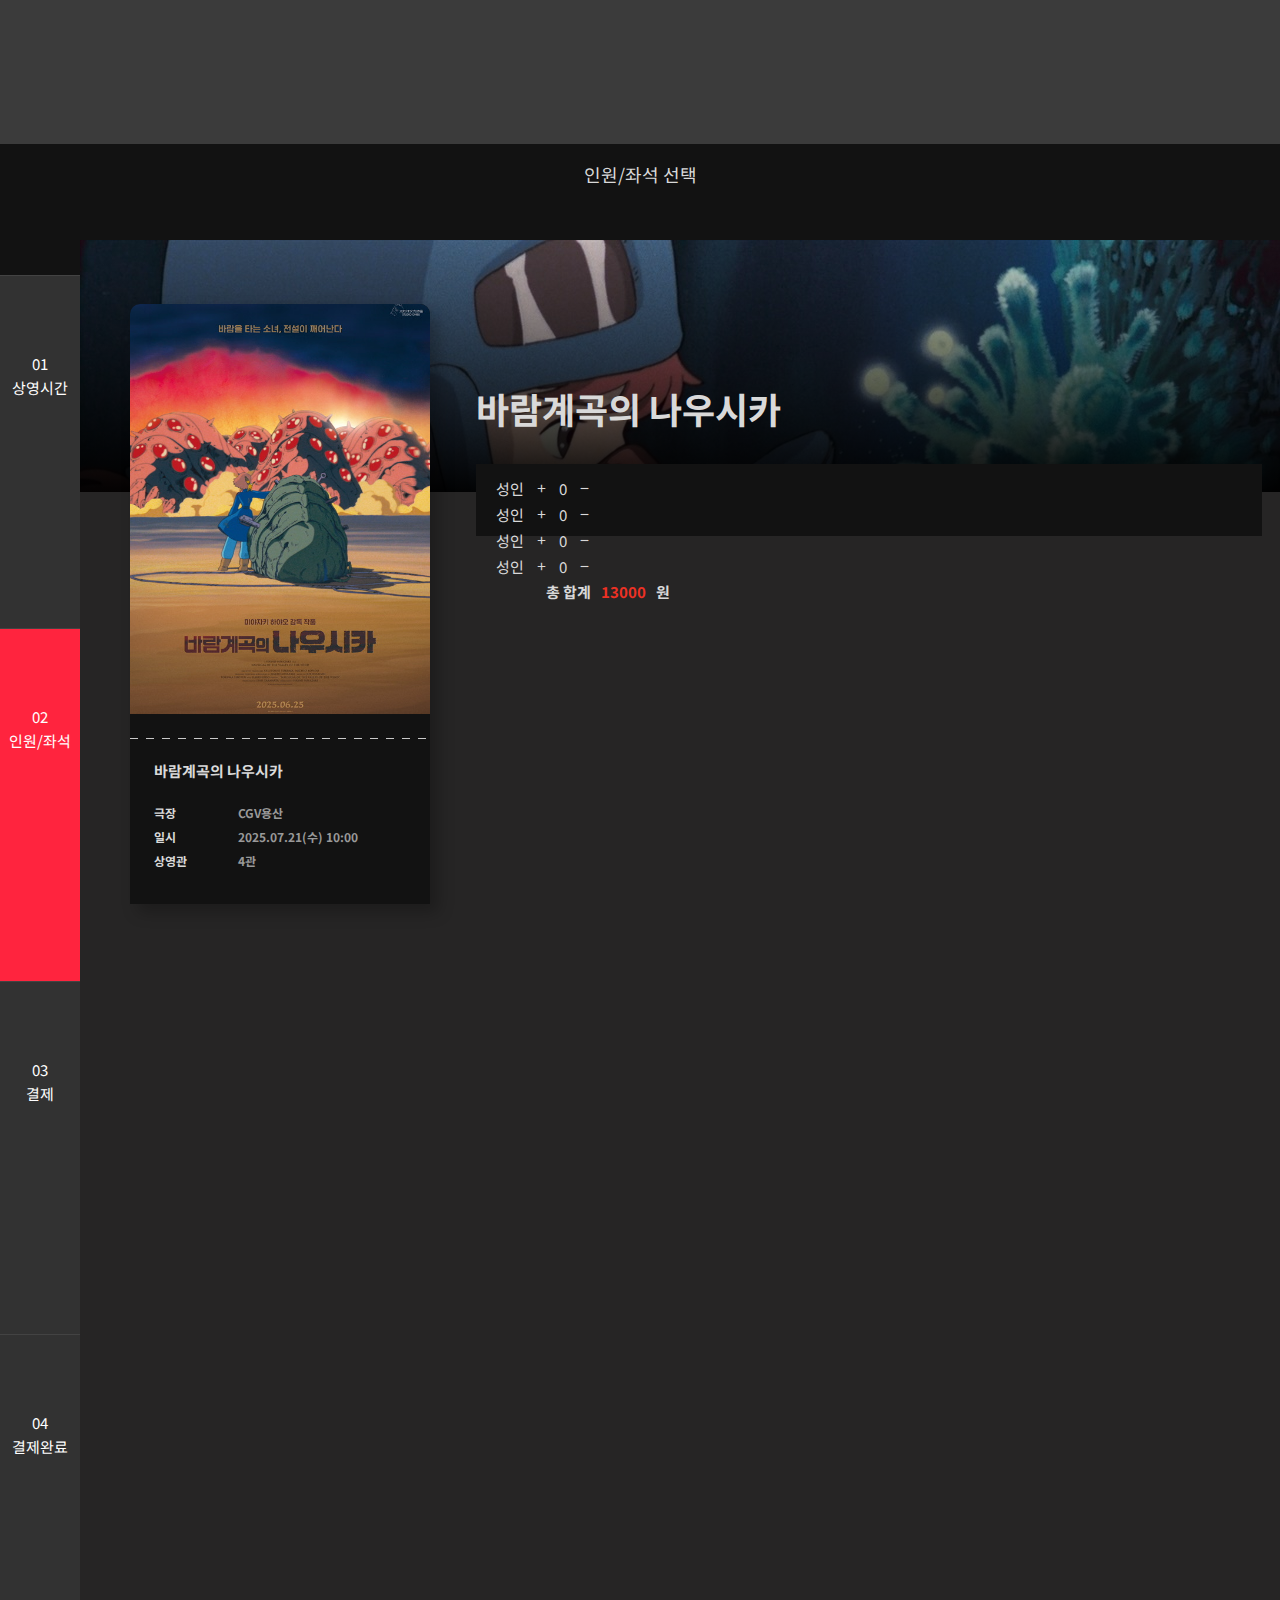
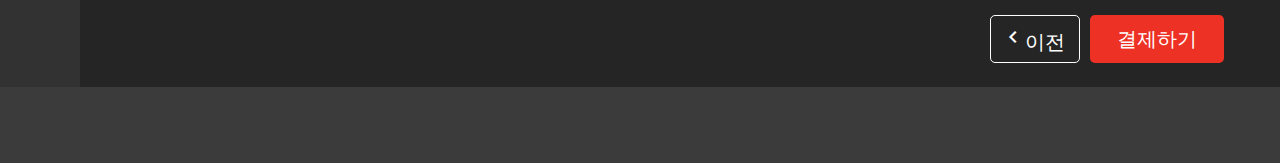
<file: ticket_seat.html>
<!DOCTYPE html>
<html lang="en">
<head>
  <meta charset="UTF-8">
  <meta name="viewport" content="width=device-width, initial-scale=1.0">
  <title>예매</title>
    <link href="https://cdn.jsdelivr.net/npm/bootstrap@5.3.7/dist/css/bootstrap.min.css" rel="stylesheet" integrity="sha384-LN+7fdVzj6u52u30Kp6M/trliBMCMKTyK833zpbD+pXdCLuTusPj697FH4R/5mcr" crossorigin="anonymous">
  <link rel="stylesheet" href="./css/common.css">
  <link rel="stylesheet" href="./css/ticket_seat.css">
</head>
<body>

  <main class="main-container">
    <div class="booking-header">

<!-- 인원/좌석 선택 -->
  <div class="seat_section">  
    <div class="header">
      <span>인원/좌석 선택</span>
    </div>
    <div class="background_img"></div>
<!-- 티켓 데이터 -->
    <div class="ticket_data">
      <div class="data_img"></div>
      <div class="dotted"></div>
      <div  class="data_section">
        <div class="data_title">바람계곡의 나우시카</div>
        <div class="data_content">
          <div class="data data_cinema"><span>극장</span><span>CGV용산</span></div>
          <div class="data data_date"><span>일시</span><span>2025.07.21(수) 10:00</span></div>
          <div class="data data_theater"><span>상영관</span><span>4관</span></div>
        </div>
      </div>
    </div>

  <h2 class="movie_title">바람계곡의 나우시카</h2>

    
<!-- 인원수 입력 -->   
<div class="input_number_section">
  
    <div class="ticket_controls">
      <span>성인</span>
      <button class="counter_btn" id="plusBtn">
        <span class="material-symbols-outlined">add</span>
      </button>
      <span>0</span>
      <button class="counter_btn" id="minusBtn">
        <span class="material-symbols-outlined">remove</span>
      </button>
    </div>
    <div class="ticket_controls">
      <span>성인</span>
      <button class="counter_btn" id="plusBtn">
        <span class="material-symbols-outlined">add</span>
      </button>
      <span>0</span>
      <button class="counter_btn" id="minusBtn">
        <span class="material-symbols-outlined">remove</span>
      </button>
    </div>
    <div class="ticket_controls">
      <span>성인</span>
      <button class="counter_btn" id="plusBtn">
        <span class="material-symbols-outlined">add</span>
      </button>
      <span>0</span>
      <button class="counter_btn" id="minusBtn">
        <span class="material-symbols-outlined">remove</span>
      </button>
    </div>
    <div class="ticket_controls">
      <span>성인</span>
      <button class="counter_btn" id="plusBtn">
        <span class="material-symbols-outlined">add</span>
      </button>
      <span>0</span>
      <button class="counter_btn" id="minusBtn">
        <span class="material-symbols-outlined">remove</span>
      </button>
    </div>
    <div class="total">
      <span>총 합계</span>
      <span class="price">13000</span>
      <span>원</span>
    </div>
</div>

<div class="seats_container">
  <div class="screen">screen</div>
  
</div>
<div class="move_btn">
  <button class="prev_page"><span class="material-symbols-outlined">chevron_left</span>이전</button>
  <button class="next_page">결제하기</button>
</div>
  </div>
</div>






  <!-- left tab -->
<div class="booking_container">
  <div class="booking_step">
      <div class="booking_tab" data-step="1">
        <div>01</div>
        <div>상영시간</div>
      </div>
      <div class="booking_tab active" data-step="2">
        <div>02</div>
        <div>인원/좌석</div>
      </div>
      <div class="booking_tab" data-step="3">
        <div>03</div>
        <div>결제</div>
      </div>
      <div class="booking_tab" data-step="4">
        <div>04</div>
        <div>결제완료</div>
      </div>
  </div>
</div>

</main>
  <script src="https://cdn.jsdelivr.net/npm/bootstrap@5.3.7/dist/js/bootstrap.min.js" integrity="sha384-7qAoOXltbVP82dhxHAUje59V5r2YsVfBafyUDxEdApLPmcdhBPg1DKg1ERo0BZlK" crossorigin="anonymous"></script>
  <script src="https://code.jquery.com/jquery-3.7.1.min.js" integrity="sha256-/JqT3SQfawRcv/BIHPThkBvs0OEvtFFmqPF/lYI/Cxo=" crossorigin="anonymous"></script>
  <script src="./js/ticket_seat.js"></script>
</body>
</html>
</file>
<file: css/ticket - backup.css>
body{
	background: #3B3B3B;
	color:#fff;
	font-size:14px;
	font: 15px/24px "Noto Sans KR", sans-serif;
}
.main_container {
	max-width: 1280px;
	margin: 144px auto 76px;
	position: relative;
}
.booking_container {
	background-color: #1B1B1B;
}
.booking_tab {
	/* flex: 1; */
	text-align: center;
	padding: 76px 0;
	width: 80px;
	height: 200px;
	background-color: #323232;
	cursor: pointer;
	position: relative;
	border-top: 1px solid #434343;
}
.booking_tab.active {
	background-color: #FF243E;
}
.booking_header{
	display: flex;
	min-width: 1280px;
	background-color: #121212;
	color: var(--light_white);
}
.header{
	position: relative;
	height: 60px;
	text-align: center;
	padding: 18px;
	font-size: 18px;
  line-height: 24px;
}
.header_1 {
  width: 430px;
	border-right: 1px solid #434343;
}
.header_2 {
  width: 350px;
	border-right: 1px solid #434343;
}
.header_3 {
  width: 500px;
}

/* 영화예매 컨텐츠 영역 */
.tab_button{
	position: absolute;
	display: flex;
	top: 60px;
	left: 80px;
}
.movie_section .tab_button{
	left: 430px;
}
.cinema_tab_btn{
	border: none;
	background-color: #1B1B1B;
	width: 350px;
	height: 60px;
	color: var(--white);
	border: 1px solid #434343;
}
.tab_btn{
	border: none;
	background-color: #262525;
	width: 175px;
	height: 60px;
	color: #767575;
	border: 1px solid #434343;
}
.tab_btn.active{
	background-color: #1B1B1B;
	color: var(--white);
}

/* 극장 list */
.cinema_list{
	position: absolute;
	left: 80px;
	top: 120px;
}
.cinema_area_list > ul {
	width: 351px;
}
.cinema_area_list li{
	display: flex;
	height: 34px;
	font-size: 14px;
	line-height: 34px;
}
.cinema_area_list a{
	width: 175px;
	padding-left: 20px;
}
.cinema_area_list a.active{
	background-color: #262525;
}
.cinema_area_list a span:nth-of-type(2){
	color: #767575;
}
.area_cinema_list a{
	padding-left: 20px;
	background-color: transparent;
}
.area_cinema_list a.active{
	color: var(--primary_color);
}
.area_cinema_list .content{
	width: 175px;
	height: 740px;
	overflow: scroll;
	background-color: #262525;
	border-top: 8px solid #262525;
  border-right: 6px solid #262525;
  border-bottom: 8px solid #262525;
  border-left: none;
}
.area_cinema_list .content.scroll_y{
	overflow-x: hidden;
}
/* 스크롤 */
::-webkit-scrollbar {
  width: 6px;
  height: 6px;
}
::-webkit-scrollbar-thumb {
  background: #868686;
  border-radius: 10px;
}


/* 영화 list */
.movie_list{
	position: absolute;
	left: 430px;
	top: 120px;
}
.movie_list > ul {
	width: 350px;
}
.movie_list li{
	height: 34px;
	font-size: 14px;
	line-height: 34px;
	position: relative;
}
.movie_list li a{
	padding-left: 40px;
}
/* age icon */
.rating_icon{
  width: var(--icon_s_w);
  height: var(--icon_s_h);
  position: absolute;
  top: 5px;
  color: var(--white);
  font: var(--rating_number);
  border-radius: var(--icon_radius);
  text-align: center;
  padding-top: 6px;
	margin-left: 10px;
}

.rating_icon19{
  content: '19';
  background-color: var(--rating19);
}

.rating_icon15{
  content: '15';
  background-color: var(--rating15);
}

.rating_icon12{
  content: '12';
  background-color: var(--rating12);
}

.rating_iconall{
  content: 'All';
  background-color: var(--ratingAll);
}

.movie_list a {
  display: block;
  height: 34px;
  padding-left: 30px;
  background-color: #1B1B1B;
	line-height: 34px;
}
.movie_list a.active {
  background-color: #262525;
  border: 2px solid #fff;
	box-sizing: border-box;
	width: 98.3%;
}
.movie_list .content{
	width: 350px;
	height: 740px;
	overflow: scroll;
	background-color: #1B1B1B;
	border-top: 8px solid #1B1B1B;
  border-right: 6px solid #1B1B1B;
  border-bottom: 8px solid #1B1B1B;
}
.movie_list .content.scroll-y{
	overflow-x: hidden;
}

/* 날짜 선택 */
.calendar_container{
	
}
.date{
	position: absolute;
	width: 500px;
	height: 800px;
	background-color: #262525;
}
.month_title{
	padding: 10px 0 6px 65px;
	font-size: 12px;
	color: var(--light_white);
}
.slide_container{
	display: flex;
	padding: 0 18px;
}

.slider_content{
	width: 382px;
	overflow: hidden;
	
}
.slider_wrapper{
	display: flex;
	justify-content: space-between;
	gap: 18px;
	
}
.slid{

}
.slide a{
	display: flex;
  flex-direction: column;
	text-align: center;

}
.slide a span{
	color: var(--light_white);
	font-size: 15px;
	font-weight: bold;
	width: 32px;
	height: 32px;
	padding-top: 2px;
}
.slide a span:first-child.active{
	background-color: #121212;
	width: 32px;
	height: 32px;
	border-radius: 50%;
	top: 0px;
}
.slide a span:last-child{
	color: var(--light_white);
	font-size: 14px;
	font-weight: 400;
	padding-top: ;
}
.nav_btn {
  width: 40px;
  height: 40px;
  background: transparent;
	border: none;
  display: flex;
  align-items: center;
  justify-content: center;
  cursor: pointer;
  transition: 0.3s;
  color: var(--disable_color);
  font-size: 16px;
	line-height: 16px;
	padding: 25px 10px 0 10px;
}
.nav_btn:hover {
  color: #B5B5B5;
}
.line{
	width: 450px;
	height: 1px;
	background-color: #5E5E5E;
	align-items: center;
	margin-top: 10px;
	margin-left: 20px;
}
/* 시간 선택 */
.time_section{
	position: absolute;
	left: 800px;
	top: 175px;
	padding: 24px 0 0 0;
}
.movie_title{
	padding-left: 30px;
	padding-bottom: 20px;
	font-size: 15px;
	font-weight: bold;
}
.movie_title .rating_icon{
	top: 25px;
	left: 0;
	margin-left: 0;
}
.time_container{
	display: flex;
  flex-wrap: wrap;
	gap: 12px;
	width: 460px;
	padding-bottom: 20px;
}	
.time_select{
	border-radius: 5px;
	background-color: #DFDFDF;
	border: none;
}
.time_select.active {
  background-color: #FFD9D9;
  border: 2px solid red;
	box-sizing: border-box;
}
.time{
	font-size: 15px;
	line-height: 24px;
	font-weight: bold;
}
.theater_data{
	display: flex;
	gap: 	12px;
	padding: 0 12px;
	font-size: 12px;
	color: var(--black);
}
h3{
	font-size: 13px;
	line-height: 24px;
	padding-bottom: 5px;
	color: var(--light_white);
}
.next_page{
	position: absolute;
	width: 104px;
	left: 1160px;
	bottom: 24px;
	background-color: var(--primary_color);
	font-size: 20px;
	line-height: 24px;
	padding: 12px 30px;
	border-radius: 5px;
	border: none;
	color: var(--white);
	transition: 0.3s;
}
.next_page:hover{
	background-color: var(--fill_hover_color);
}

/* 태블릿 이하 (1024px 이하) */
@media screen and (max-width: 1024px) {
	.main_container{
		width: 780px;
		margin:0 auto;
	}
	.booking_header{
		min-width:780px;
	}
	.booking_container{
		width:780px
	}
	.date_section, .time_section,.header .header_3, .date{
		display:none;
	}


}
/* 모바일 (768px 이하) */
@media screen and (max-width: 768px) {

}
</file>
<file: css/ticket.css>
body{
	background: #3B3B3B;
	color:#fff;
	font-size:14px;
	font: 15px/24px "Noto Sans KR", sans-serif;
}
.main_container {
	max-width: 1280px;
	margin: 144px auto 76px;
	position: relative;
}
.booking_container {
	background-color: #1B1B1B;
}
.booking_tab {
	/* flex: 1; */
	text-align: center;
	padding: 76px 0;
	width: 80px;
	height: 200px;
	background-color: #323232;
	cursor: pointer;
	position: relative;
	border-top: 1px solid #434343;
}
.booking_tab.active {
	background-color: #FF243E;
}
.booking_header{
	display: flex;
	min-width: 1280px;
	background-color: #121212;
	color: var(--light_white);
}
.header{
	position: relative;
	height: 60px;
	text-align: center;
	padding: 18px;
	font-size: 18px;
  line-height: 24px;
}
.header_1 {
  width: 430px;
	border-right: 1px solid #434343;
}
.header_2 {
  width: 350px;
	border-right: 1px solid #434343;
}
.header_3 {
  width: 500px;
}

/* 영화예매 컨텐츠 영역 */
.tab_button{
	position: absolute;
	display: flex;
	top: 60px;
	left: 80px;
}
.movie_section .tab_button{
	left: 430px;
}
.cinema_tab_btn{
	border: none;
	background-color: #1B1B1B;
	width: 350px;
	height: 60px;
	color: var(--white);
	border: 1px solid #434343;
}
.tab_btn{
	border: none;
	background-color: #262525;
	width: 175px;
	height: 60px;
	color: #767575;
	border: 1px solid #434343;
}
.tab_btn.active{
	background-color: #1B1B1B;
	color: var(--white);
}

/* 극장 list */
.cinema_list{
	position: absolute;
	left: 80px;
	top: 120px;
}
.cinema_area_list > ul {
	width: 350px;
}
.cinema_area_list li{
	display: flex;
	height: 34px;
	font-size: 14px;
	line-height: 34px;
}
.cinema_area_list a{
	width: 175px;
	padding-left: 20px;
}
.cinema_area_list a.active{
	background-color: #262525;
}
.cinema_area_list a span:nth-of-type(2){
	color: #767575;
}
.area_cinema_list a{
	padding-left: 20px;
	background-color: transparent;
}
.area_cinema_list a.active{
	color: var(--primary_color);
}
.area_cinema_list .content{
	width: 175px;
	height: 740px;
	overflow: scroll;
	background-color: #262525;
	border-top: 8px solid #262525;
  border-right: 6px solid #262525;
  border-bottom: 8px solid #262525;
  border-left: none;
}
.area_cinema_list .content.scroll_y{
	overflow-x: hidden;
}
/* 스크롤 */
::-webkit-scrollbar {
  width: 6px;
  height: 6px;
}
::-webkit-scrollbar-thumb {
  background: #868686;
  border-radius: 10px;
}


/* 영화 list */
.movie_list{
	position: absolute;
	left: 430px;
	top: 120px;
}
.movie_list > ul {
	width: 350px;
}
.movie_list li{
	height: 34px;
	font-size: 14px;
	line-height: 34px;
	position: relative;
}
.movie_list li a{
	padding-left: 40px;
}
/* age icon */
.rating{
  width: var(--icon_s_w);
  height: var(--icon_s_h);
  position: absolute;
  top: 5px;
  color: var(--white);
  font: var(--rating_number);
  border-radius: var(--icon_radius);
  text-align: center;
  padding-top: 6px;
	margin-left: 10px;
}

.rating19{
  content: '19';
  background-color: var(--rating19);
}

.rating15{
  content: '15';
  background-color: var(--rating15);
}

.rating12{
  content: '12';
  background-color: var(--rating12);
}

.ratingall{
  content: 'All';
  background-color: var(--ratingAll);
}

.movie_list a {
  display: block;
  height: 34px;
  padding-left: 30px;
  background-color: #1B1B1B;
	line-height: 34px;
}
.movie_list a.active {
  background-color: #262525;
  border: 2px solid #fff;
	box-sizing: border-box;
	width: 98.3%;
}
.movie_list .content{
	width: 350px;
	height: 740px;
	overflow: scroll;
	background-color: #1B1B1B;
	border-top: 8px solid #1B1B1B;
  border-right: 6px solid #1B1B1B;
  border-bottom: 8px solid #1B1B1B;
}
.movie_list .content.scroll-y{
	overflow-x: hidden;
}

/* 날짜 선택 */
.calendar_container{
	
}
.date{
	position: absolute;
	width: 500px;
	height: 800px;
	background-color: #262525;
}
.month_title{
	padding: 10px 0 6px 65px;
	font-size: 12px;
	color: var(--light_white);
}
.slide_container{
	display: flex;
	padding: 0 18px;
}

.slider_content{
	width: 382px;
	overflow: hidden;
	
}
.slider_wrapper{
	display: flex;
	justify-content: space-between;
	gap: 18px;
	
}
.slid{

}
.slide a{
	display: flex;
  flex-direction: column;
	text-align: center;

}
.slide a span{
	color: var(--light_white);
	font-size: 15px;
	font-weight: bold;
	width: 32px;
	height: 32px;
	padding-top: 2px;
}
.slide a span:first-child.active{
	background-color: #121212;
	width: 32px;
	height: 32px;
	border-radius: 50%;
	top: 0px;
}
.slide a span:last-child{
	color: var(--light_white);
	font-size: 14px;
	font-weight: 400;
	padding-top: ;
}


.nav_btn {
  width: 40px;
  height: 40px;
  background: transparent;
	border: none;
  display: flex;
  align-items: center;
  justify-content: center;
  cursor: pointer;
  transition: 0.3s;
  color: var(--disable_color);
  font-size: 16px;
	line-height: 16px;
	padding: 25px 10px 0 10px;
}
.nav_btn:hover {
  color: #B5B5B5;
}
.line{
	width: 450px;
	height: 1px;
	background-color: #5E5E5E;
	align-items: center;
	margin-top: 10px;
	margin-left: 20px;
}
/* 시간 선택 */
.time_section{
	position: absolute;
	left: 800px;
	top: 175px;
	padding: 24px 0 0 0;
}
.movie_title{
	padding-left: 30px;
	padding-bottom: 20px;
	font-size: 15px;
	font-weight: bold;
}
.movie_title .rating{
	top: 25px;
	left: 0;
	margin-left: 0;
}
.time_container{
	display: flex;
  flex-wrap: wrap;
	gap: 12px;
	width: 460px;
	padding-bottom: 20px;
}	
.time_select{
	border-radius: 5px;
	background-color: #DFDFDF;
	border: none;
}
.time_select.active {
  background-color: #FFD9D9;
  border: 2px solid red;
	box-sizing: border-box;
}
.time{
	font-size: 15px;
	line-height: 24px;
	font-weight: bold;
}
.theater_data{
	display: flex;
	gap: 	12px;
	padding: 0 12px;
	font-size: 12px;
	color: var(--black);
}
h3{
	font-size: 13px;
	line-height: 24px;
	padding-bottom: 5px;
	color: var(--light_white);
}




.next_page{
	position: absolute;
	width: 104px;
	left: 1160px;
	bottom: 24px;
	background-color: var(--primary_color);
	font-size: 20px;
	line-height: 24px;
	padding: 12px 30px;
	border-radius: 5px;
	border: none;
	color: var(--white);
	transition: 0.3s;
}
.next_page:hover{
	background-color: var(--fill_hover_color);
}

/* 태블릿 이하 (1024px 이하) */
@media screen and (max-width: 1024px) {

	.main_container{
		width: 728px;
	}
	.booking-header{
		width: 728px;
	}
	.header_1{
		width: 420px;
	}
	.header_2{
		width:308px;
	}
	.header_3{
		width: 296px;
	}
}
/* 모바일 (768px 이하) */
@media screen and (max-width: 768px) {

}
</file>
<file: css/ticket_seat.css>
body{
	background: #3B3B3B;
	color:#fff;
	font-size:14px;
	font: 15px/24px "Noto Sans KR", sans-serif;
}
.main-container {
	max-width: 1280px;
	margin: 144px auto 76px;
	position: relative;
}

.booking_container {
	background-color: #262525;
	width: 1280px;
}

.booking_tab {
	/* flex: 1; */
	text-align: center;
	padding: 76px 0;
	width: 80px;
	height: 200px;
	background-color: #323232;
	cursor: pointer;
	position: relative;
	border-top: 1px solid #434343;
}

.booking_tab.active {
	background-color: #FF243E;
}

.booking-header {
	display: flex;
	max-width: 1280px;
	justify-content: center;
	width: 100%;
	background-color: #121212;
	color: var(--light_white);
}

.header {
	position: relative;
	max-width: 1280px;
	width: 100%;
	height: 60px;
	text-align: center;
	padding: 18px 0;
	font-size: 18px;
	line-height: 24px;
}


/* 배경 이미지 */
.background_img {
	position: absolute;
	background-image: url(../images/movierank_bg_nausicaaofthevalleyofthewinds.jpg);
	width: 1200px;
	height: 252px;
	left: 80px;
}

.background_img::after {
	content: '';
	display: block;
	position: absolute;
	top: 0;
	left: 0;
	width: 100%;
	height: 100%;
	background: var(--sectionBg-Grad-lin);
}

/* 데이터 */
.ticket_data {
	position: absolute;
	left: 130px;
	top: 160px;
	width: 300px;
	height: 600px;
	background-color: #121212;
	border-radius: 10px 10px 0 0;
	box-shadow: var(--web_card_shadow);
}

.data_img {
	background-image: url(../images/movierank_poster_nausicaaofthevalleyofthewinds.jpg);
	width: 300px;
	height: 410px;
	background-size: cover;
	background-position: center;
	border-radius: 10px 10px 0 0;
}

.dotted {
	height: 1px;
	margin: 24px 0 20px 0;
	background-image: repeating-linear-gradient(to right,
			#c9c9c9 0,
			#c9c9c9 8px,
			transparent 8px,
			transparent 16px);
}

.data_section {
	padding-left: 24px;
}

.data_title {
	padding-bottom: 18px;
	font-size: 15px;
	font-weight: bold;
	line-height: 24px;
}

.data_content .data {
	display: flex;
	gap: 50px;
}

.data_content .data span {
	font-size: 12px;
	font-weight: bold;
	line-height: 24px;
}

.data_content .data span:first-child {
	width: 34px;
}

.data_content .data span:last-child {
	color: #999999;
}

.movie_title {
	position: absolute;
	left: 476px;
	top: 240px;
	font-size: 36px;
	font-weight: bold;
	line-height: 48px;
}

/* 인원수 입력 */
.input_number_section {
	
	left: 476px;
	top: 320px;
	position: absolute;
	width: 746px;
	height: 48px;
	background-color: #121212;
	padding: 12px 20px;
}
.ticket_num{
display: flex;
	gap: 24px;
}
.ticket_controls {
	display: flex;
	align-items: center;
	gap: 4px;
}

.ticket-text {
	font-size: 15px;
}

.ticket_controls span {
	font-size: 15px;
	line-height: 24px;
	color: var(--light_white);
	;

}

.counter_btn {
	background-color: transparent;
	border: none;
	color: var(--white);
	font-size: 15px;
}

.counter_btn:hover {
	color: #b5b5b5;
}

.total {
	display: flex;
	padding-left: 50px;
	gap: 10px;
	font-size: 15px;
	line-height: 24px;
	font-weight: bold;
	color: var(--light_white);
}

.price {
	color: var(--primary_color);
}

.select_container {
	left: 476px;
	top: 376px;
	position: absolute;
	width: 746px;
	height: 388px;
	background-color: #121212;
	border-top: 2px solid var(--light_white);
	padding: ;
}

.screen {
	display: flex;
	justify-content: center;
	width: 746px;
	font-size: 25px;
	font-weight: 300;
	color: #595959;
	line-height: 30px;
	padding-top: 5px;
}

.prev_page {
	position: absolute;
	left: 990px;
	width: 90px;
	height: 48px;
	bottom: 24px;
	background-color: transparent;
	font-size: 20px;
	line-height: 24px;
	align-items: center;
	border-radius: 5px;
	border: 1px solid var(--white);
	color: var(--white);
	padding-right: 10px;
	transition: 0.3s;
}

.next_page {
	position: absolute;
	left: 1090px;
	width: 134px;
	bottom: 24px;
	background-color: var(--primary_color);
	font-size: 20px;
	line-height: 24px;
	padding: 12px 10px;
	border-radius: 5px;
	border: none;
	color: var(--white);
	transition: 0.3s;
}

.next_page:hover {
	background-color: var(--fill_hover_color);
}

.prev_page:hover {
	background: rgba(255, 255, 255, 0.07);
	color: var(--white);
}

/* 좌석 */
.seats-container {
	display: flex;
	justify-content: center;
	margin-bottom: 40px;
}

.seats-grid {
	display: flex;
	flex-direction: column;
	gap: 8px;
	padding-top: 24px;
}

.seat-row {
	display: flex;
	align-items: center;
	gap: 4px;
}

.row-label {
	width: 24px;
	height: 16px;
	text-align: center;
	color: var(--white);
	font-weight: bold;
	font-size: 10px;
	display: flex;
  align-items: center;
}

.seat {
	width: 16px;
	height: 16px;
	border: 1px solid #666;
	border-radius: 4px;
	background-color: var(--light_white);
	color: #333;
	font-size: 10px;
	cursor: pointer;
	transition: all 0.2s;
	display: flex;
	align-items: center;
	justify-content: center;
}

.seat:hover:not(.disabled) {
	background-color: #aaa;
}

.seat.selected {
	background-color: #ff4444;
	color: #fff;
	border-color: #ff4444;
}

.seat.disabled {
	background-color: #666;
	color: #888;
	border-color: #666;
	cursor: not-allowed;
}

.seat-group {
	display: flex;
	gap: 4px;
}

.seat-group.right {
	margin-left: 16px;
}
</file>
<file: css/common.css>
@import url('./reset.css');
@import url('./header.css');
/* 변수 등록 */
@import url('https://fonts.googleapis.com/css2?family=Noto+Sans+KR:wght@100..900&display=swap');
@import url('https://fonts.googleapis.com/css2?family=Noto+Sans:wght@100..900&display=swap');
@import url('https://fonts.googleapis.com/css2?family=Material+Symbols+Outlined');
@import url('https://fonts.googleapis.com/css2?family=Material+Symbols+Outlined:opsz,wght,FILL,GRAD@20..48,100..700,0..1,-50..200');

:root {
  --sectionBg-Grad-lin: linear-gradient(rgba(14, 14, 14, 0), rgba(0, 0, 0, 0.6) 62%, rgba(0, 0, 0, 0.97));
  --headerBg-Grad-lin: linear-gradient(rgba(14, 14, 14, 0.66), rgba(0, 0, 0, 0.86) 57%, rgba(0, 0, 0, 0.97) 89%);

  /*
  font: [font-style] [font-variant] [font-weight] [font-size]/[line-height] [font-family];
  light300   regular400   medium500   semiBold600   bold700 
  */
  /* font */
  --title: 600 32px/32px "Noto Sans KR", sans-serif;
  --sub_title: 400 14px/14px "Noto Sans KR", sans-serif;
  --content_body: 300 16px/24px "Noto Sans KR", sans-serif;
  --btn_text: 400 16px/auto "Noto Sans KR", sans-serif;
  --moive_b_number: 500 100px/100px "Noto Sans", sans-serif;
  --moive_m_number: 400 54px/54px "Noto Sans", sans-serif;
  --keyword_text: 500 16px/auto "Noto Sans", sans-serif;


  --gnb: 400 16px/24px "Noto Sans KR", sans-serif;
  --lnb: 400 16px/24px "Noto Sans KR", sans-serif;
  --link_text: 300 16px/auto "Noto Sans KR", sans-serif;
  --flink_text: 300 14px/24px "Noto Sans KR", sans-serif;
  --fbody_text: 300 16px/24px "Noto Sans KR", sans-serif;

  --hint-text: 400 14px/16px "Noto Sans KR", sans-serif;
  --rating_number: 700 12px/12px "Noto Sans", sans-serif;

  /* icon_size */
  --icon_s_w: 24px;
  --icon_s_h: 24px;
  --icon_m_w: 48px;
  --icon_m_h: 48px;

  /* color */
  --white: #fff;
  --black: #000;
  --light_white: #D9D9D9;

  --primary_color: #ED3124;
  --fill_hover_color: #C32A20;
  --fill_active_color: #A1221B;
  --fill_disable_color: #F1A6A0;

  --empty_hover_color: rgba(0, 0, 0, 0.2);
  --card_cover_color: rgba(0, 0, 0, 0.6);
  --hint_bg_color: rgba(0, 0, 0, 0.8);

  --disable_color: #666666;
  --img_cover_color : linear-gradient(to bottom, rgba(0, 0, 0, 0), rgba(0, 0, 0, 0.09) 35%, rgba(0, 0, 0, 0.80));

  /* 영화 연령 아이콘 색상 */
  --ratingAll: #00B140;
  --rating12: #ffD200;
  --rating15: #F68B1F;
  --rating19: #C60C30;

  /* border_style */
  --fill_btn_border: 1px solid #ED3124;
  --empty_btn_border: 1px solid rgba(217, 217, 217, 0.2);

  /* border-radius */
  --max_radius: 999px;
  --m_radius: 24px;
  --s_radius: 12px;
  --input_radius: 8px;
  --icon_radius: 4px;

  /* padding */
  --web_btn_padding: 14px 50px;
  --wen_keyword_padding: 10px 20px;
  --input_padding: 10px;

  /* shadow */
  --web_btn_shadow: 4px 4px 8px rgba(0, 0, 0, 0.25);
  --web_card_shadow: 8px 8px 16px rgba(0, 0, 0, 0.25);
  --web_strong_shadow: 8px 8px 8px rgba(0, 0, 0, 0.4);

}
</file>
